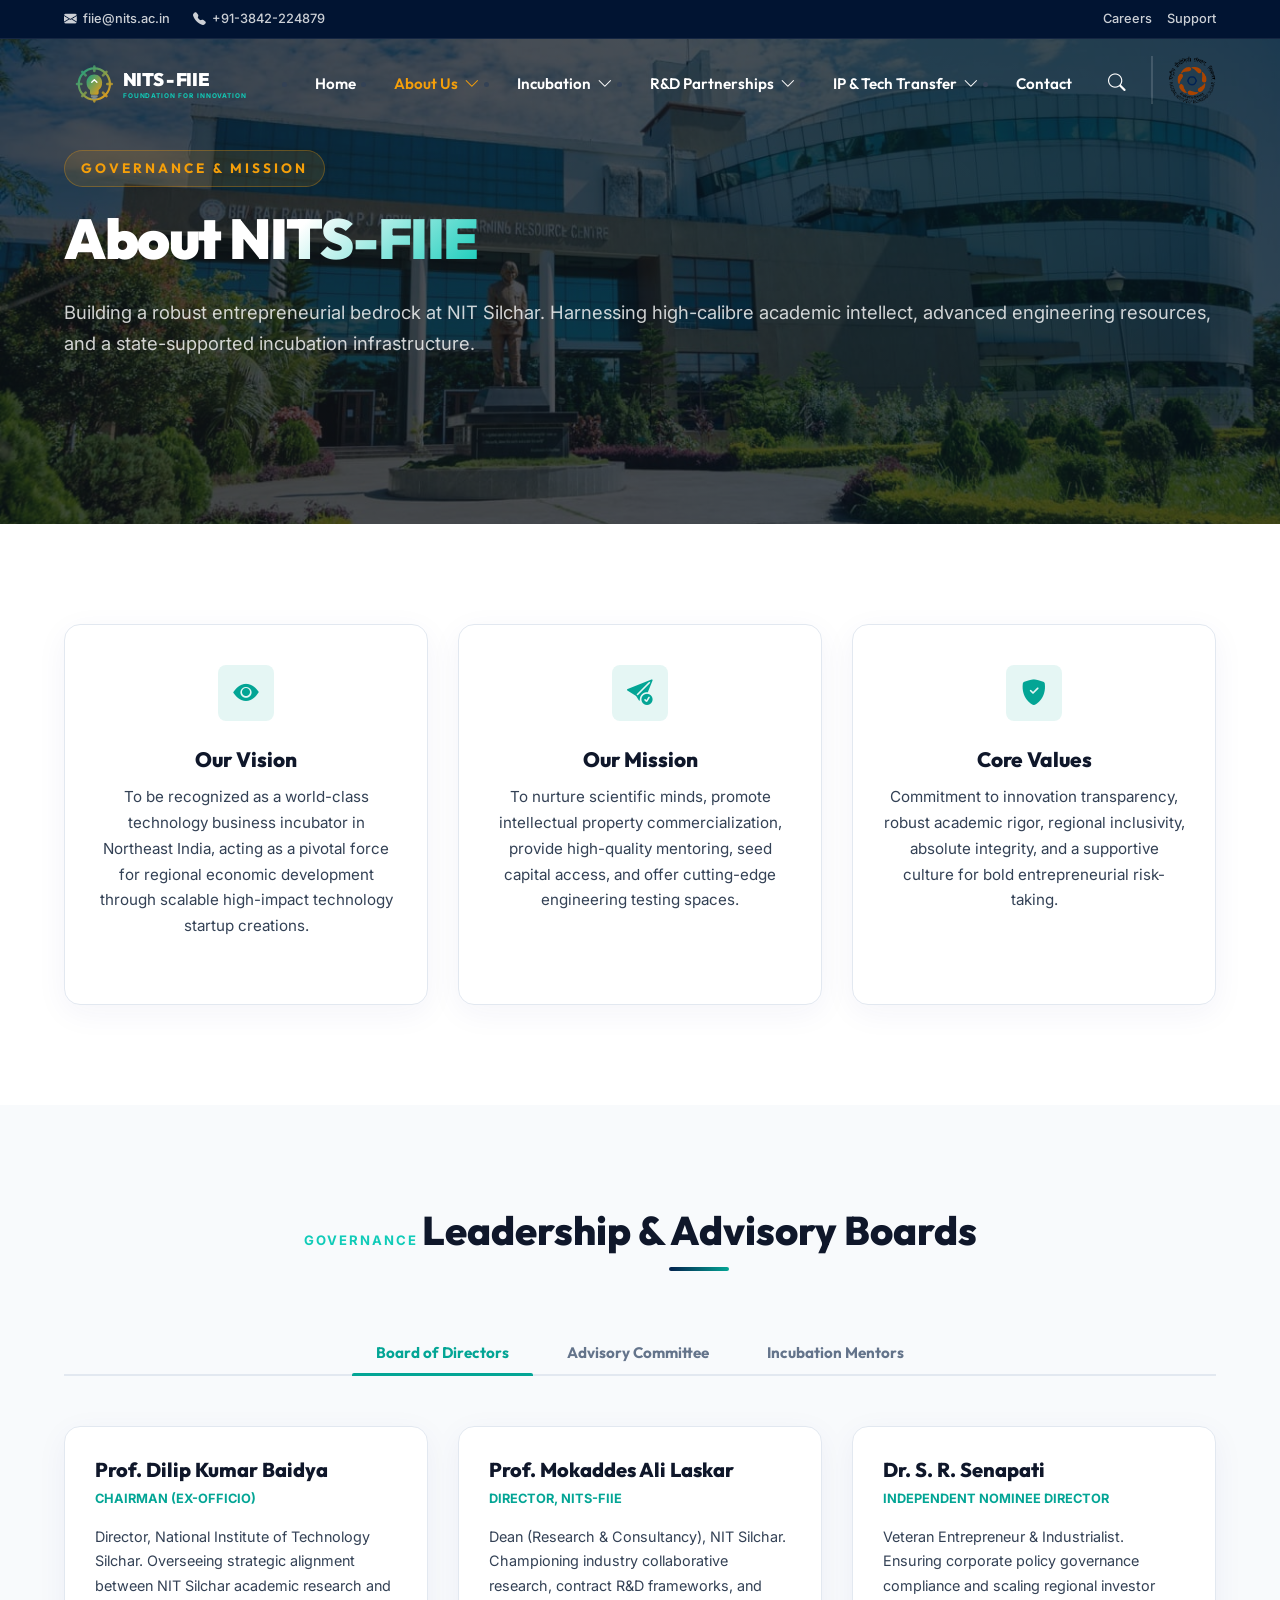
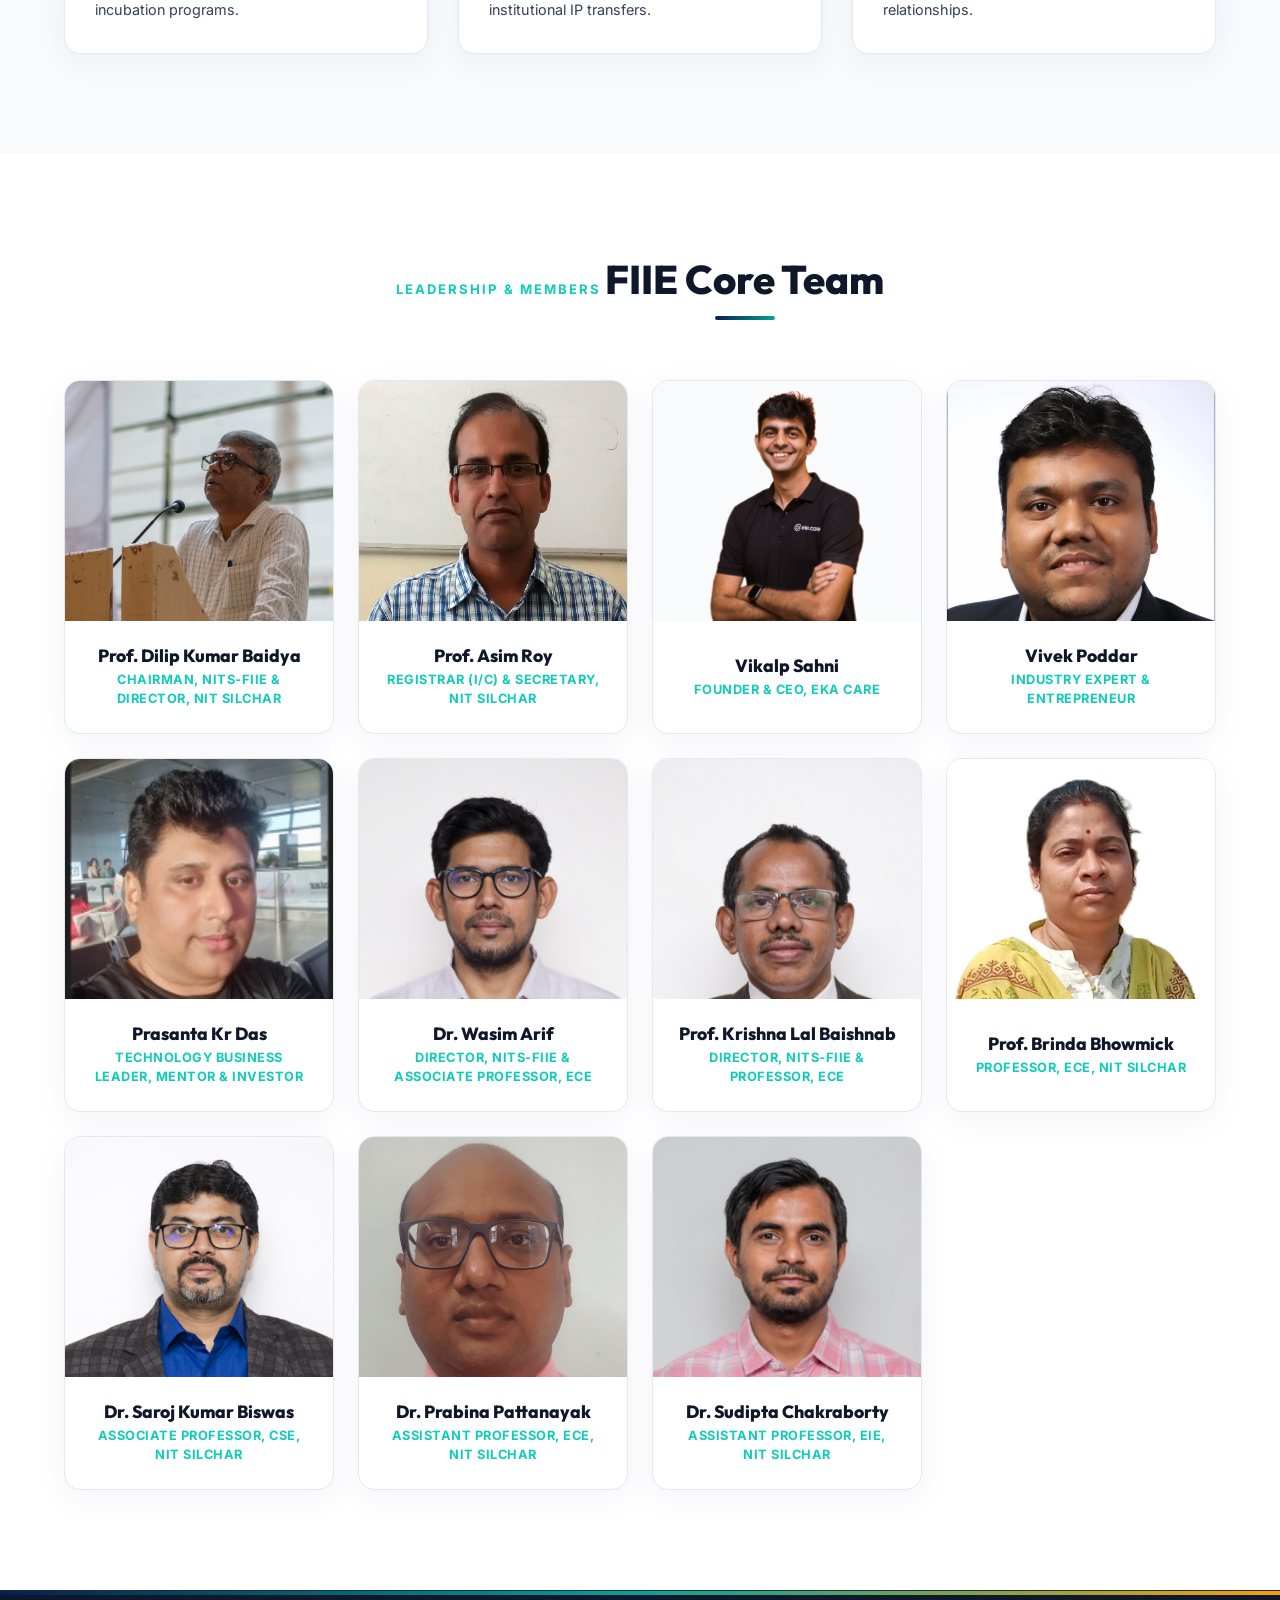
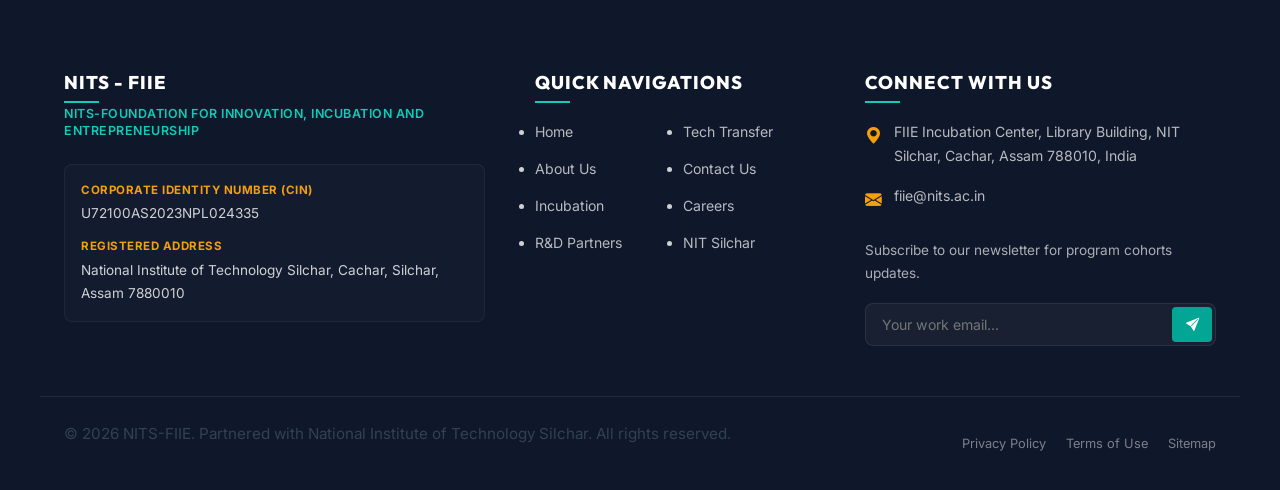
<file: about.html>
<!DOCTYPE html>
<html lang="en">
<head>
  <meta charset="UTF-8">
  <meta name="viewport" content="width=device-width, initial-scale=1.0">
  <title>About Us | NITS Foundation for Innovation, Incubation and Entrepreneurship</title>
  <meta name="description" content="Learn about NITS-FIIE's mission, governance model, board of directors, and the executive team driving technological innovation at NIT Silchar.">
  
  <link rel="stylesheet" href="https://cdn.jsdelivr.net/npm/bootstrap-icons@1.11.1/font/bootstrap-icons.css">
  <link rel="stylesheet" href="style.css">
</head>
<body>
  

  <!-- ==========================================================================
       HEADER & NAVIGATION (SAME AS HOME)
       ========================================================================== -->
  <header>
    <div class="info-bar">
      <div class="container info-bar-content">
        <div class="info-bar-left">
          <span><i class="bi bi-envelope-fill"></i> fiie@nits.ac.in</span>
          <span><i class="bi bi-telephone-fill"></i> +91-3842-224879</span>
        </div>
        <div class="info-bar-right">
          <a href="contact.html">Careers</a>
          <a href="contact.html">Support</a>
          
        </div>
      </div>
    </div>

    <div class="container">
      <nav class="navbar" aria-label="Main Navigation">
        <a href="index.html" class="navbar-brand-left">
          <div class="logo-container">
            <svg class="company-logo" xmlns="http://www.w3.org/2000/svg" viewBox="0 0 260 60" width="260" height="60" aria-label="NITS-FIIE Logo">
              <defs>
                <linearGradient id="bulbGrad" x1="0%" y1="0%" x2="100%" y2="100%">
                  <stop offset="0%" stop-color="#16a085" />
                  <stop offset="100%" stop-color="#f39c12" />
                </linearGradient>
              </defs>
              <g transform="translate(10, 5)">
                <path d="M25 5 L25 10 M39 11 L35 15 M45 25 L40 25 M39 39 L35 35 M25 45 L25 40 M11 39 L15 35 M5 25 L10 25 M11 11 L15 15" stroke="url(#bulbGrad)" stroke-width="3" stroke-linecap="round" fill="none" opacity="0.85"/>
                <circle cx="25" cy="25" r="18" stroke="url(#bulbGrad)" stroke-width="2.5" fill="none"/>
                <path d="M20 32 C17 30, 16 27, 16 23 C16 18, 20 14, 25 14 C30 14, 34 18, 34 23 C34 27, 33 30, 30 32 L30 35 C30 36.5, 29 37.5, 27.5 37.5 L22.5 37.5 C21 37.5, 20 36.5, 20 35 Z" fill="url(#bulbGrad)"/>
                <path d="M22 23 L25 20 L28 23" stroke="#ffffff" stroke-width="1.5" stroke-linecap="round" stroke-linejoin="round" fill="none"/>
                <rect x="21" y="38" width="8" height="2.5" rx="1" fill="#7f8c8d"/>
                <line x1="23" y1="41.5" x2="27" y2="41.5" stroke="#7f8c8d" stroke-width="2" stroke-linecap="round"/>
              </g>
              <g transform="translate(68, 12)">
                <text class="logo-name" x="0" y="20" font-family="'Outfit', sans-serif" font-size="21" font-weight="900" letter-spacing="-0.5">NITS - FIIE</text>
                <text class="logo-sub" x="0" y="34" font-family="'Inter', sans-serif" font-size="7.5" font-weight="700" letter-spacing="1">FOUNDATION FOR INNOVATION</text>
              </g>
            </svg>
          </div>
        </a>

        <ul class="nav-menu" id="nav-menu">
          <li class="nav-item"><a href="index.html" class="nav-link">Home</a></li>
          <li class="nav-item">
            <a href="about.html" class="nav-link">About Us <i class="bi bi-chevron-down"></i></a>
            <div class="dropdown-menu">
              <a href="about.html" class="dropdown-link">Governance & Vision</a>
              <a href="about.html#team-section" class="dropdown-link">FIIE Core Team</a>
              <a href="about.html#board-section" class="dropdown-link">Advisory Committee</a>
            </div>
          </li>
          <li class="nav-item">
            <a href="incubation.html" class="nav-link">Incubation <i class="bi bi-chevron-down"></i></a>
            <div class="dropdown-menu">
              <a href="incubation.html" class="dropdown-link">Incubation Programs</a>
              <a href="incubation.html#roadmap-section" class="dropdown-link">Application Process</a>
              <a href="incubation.html#directory-section" class="dropdown-link">Incubated Startups</a>
            </div>
          </li>
          <li class="nav-item">
            <a href="rnd.html" class="nav-link">R&D Partnerships <i class="bi bi-chevron-down"></i></a>
            <div class="dropdown-menu">
              <a href="rnd.html" class="dropdown-link">Contract Research</a>
              <a href="rnd.html#corporate-section" class="dropdown-link">Corporate Membership</a>
              <a href="rnd.html#facilities-section" class="dropdown-link">Incubation Facilities</a>
            </div>
          </li>
          <li class="nav-item">
            <a href="ip.html" class="nav-link">IP & Tech Transfer <i class="bi bi-chevron-down"></i></a>
            <div class="dropdown-menu">
              <a href="ip.html" class="dropdown-link">Intellectual Property</a>
              <a href="ip.html#licensing-section" class="dropdown-link">Technologies for Licensing</a>
              <a href="ip.html#policy-section" class="dropdown-link">IPR Policy</a>
            </div>
          </li>
          <li class="nav-item"><a href="contact.html" class="nav-link">Contact</a></li>
        </ul>

        <div class="navbar-brand-right">
          <div class="nav-utils">
            <button class="search-btn" aria-label="Open Search Modal"><i class="bi bi-search"></i></button>
            <a href="https://www.nits.ac.in" target="_blank" rel="noopener noreferrer">
              <img src="image%20copy.png" class="institute-logo" alt="NIT Silchar Logo">
            </a>
          </div>
          <button class="hamburger" aria-label="Toggle Mobile Menu">
            <span></span>
            <span></span>
            <span></span>
          </button>
        </div>
      </nav>
    </div>
  </header>

  <!-- ==========================================================================
       INNER HERO SECTION
       ========================================================================== -->
  <section class="hero" style="min-height: 55vh; padding-top: calc(var(--header-height) + 60px);">
    <div class="hero-overlay"></div>
    <div class="container">
      <div class="hero-content">
        <span class="hero-tagline">Governance & Mission</span>
        <h1 class="hero-title" style="font-size: clamp(2rem, 5vw, 3.5rem);">About <span>NITS-FIIE</span></h1>
        <p class="hero-desc">
          Building a robust entrepreneurial bedrock at NIT Silchar. Harnessing high-calibre academic intellect, advanced engineering resources, and a state-supported incubation infrastructure.
        </p>
      </div>
    </div>
  </section>

  <!-- ==========================================================================
       VISION, MISSION & VALUES
       ========================================================================== -->
  <section class="section">
    <div class="container">
      <div class="grid-3" style="gap: 30px;">
        <!-- Vision -->
        <div class="pillar-card" style="text-align: center;">
          <div class="pillar-icon" style="margin: 0 auto 25px;"><i class="bi bi-eye-fill"></i></div>
          <h3 class="pillar-title">Our Vision</h3>
          <p class="pillar-desc" style="font-size: 0.95rem;">
            To be recognized as a world-class technology business incubator in Northeast India, acting as a pivotal force for regional economic development through scalable high-impact technology startup creations.
          </p>
        </div>

        <!-- Mission -->
        <div class="pillar-card" style="text-align: center;">
          <div class="pillar-icon" style="margin: 0 auto 25px;"><i class="bi bi-send-check-fill"></i></div>
          <h3 class="pillar-title">Our Mission</h3>
          <p class="pillar-desc" style="font-size: 0.95rem;">
            To nurture scientific minds, promote intellectual property commercialization, provide high-quality mentoring, seed capital access, and offer cutting-edge engineering testing spaces.
          </p>
        </div>

        <!-- Core Values -->
        <div class="pillar-card" style="text-align: center;">
          <div class="pillar-icon" style="margin: 0 auto 25px;"><i class="bi bi-shield-fill-check"></i></div>
          <h3 class="pillar-title">Core Values</h3>
          <p class="pillar-desc" style="font-size: 0.95rem;">
            Commitment to innovation transparency, robust academic rigor, regional inclusivity, absolute integrity, and a supportive culture for bold entrepreneurial risk-taking.
          </p>
        </div>
      </div>
    </div>
  </section>

  <!-- ==========================================================================
       GOVERNANCE STRUCTURE SECTION (INTERACTIVE TABS)
       ========================================================================== -->
  <section class="section section-bg-gray" id="board-section">
    <div class="container">
      <div class="section-title-wrapper">
        <span class="section-subtitle">Governance</span>
        <h2 class="section-title">Leadership & Advisory Boards</h2>
      </div>

      <!-- Tab Navigation -->
      <div class="gov-tabs-nav">
        <button class="gov-tab-btn active" data-tab="board-directors">Board of Directors</button>
        <button class="gov-tab-btn" data-tab="advisory-committee">Advisory Committee</button>
        <button class="gov-tab-btn" data-tab="partners-mentors">Incubation Mentors</button>
      </div>

      <!-- Tab Panel 1: Board of Directors -->
      <div class="gov-tab-panel active" id="board-directors">
        <div class="grid-3" style="gap: 30px;">
          <!-- Director 1 -->
          <div class="pillar-card" style="padding: 30px;">
            <h4 style="font-size: 1.25rem; font-weight: 800; margin-bottom: 6px;">Prof. Dilip Kumar Baidya</h4>
            <span style="font-size: 0.8rem; font-weight: 700; text-transform: uppercase; color: var(--secondary); display: block; margin-bottom: 15px;">Chairman (Ex-Officio)</span>
            <p style="font-size: 0.9rem; margin-bottom: 0;">Director, National Institute of Technology Silchar. Overseeing strategic alignment between NIT Silchar academic research and incubation programs.</p>
          </div>

          <!-- Director 2 -->
          <div class="pillar-card" style="padding: 30px;">
            <h4 style="font-size: 1.25rem; font-weight: 800; margin-bottom: 6px;">Prof. Mokaddes Ali Laskar</h4>
            <span style="font-size: 0.8rem; font-weight: 700; text-transform: uppercase; color: var(--secondary); display: block; margin-bottom: 15px;">Director, NITS-FIIE</span>
            <p style="font-size: 0.9rem; margin-bottom: 0;">Dean (Research & Consultancy), NIT Silchar. Championing industry collaborative research, contract R&D frameworks, and institutional IP transfers.</p>
          </div>

          <!-- Director 3 -->
          <div class="pillar-card" style="padding: 30px;">
            <h4 style="font-size: 1.25rem; font-weight: 800; margin-bottom: 6px;">Dr. S. R. Senapati</h4>
            <span style="font-size: 0.8rem; font-weight: 700; text-transform: uppercase; color: var(--secondary); display: block; margin-bottom: 15px;">Independent Nominee Director</span>
            <p style="font-size: 0.9rem; margin-bottom: 0;">Veteran Entrepreneur & Industrialist. Ensuring corporate policy governance compliance and scaling regional investor relationships.</p>
          </div>
        </div>
      </div>

      <!-- Tab Panel 2: Advisory Committee -->
      <div class="gov-tab-panel" id="advisory-committee">
        <div class="pillar-card" style="padding: 40px; border-radius: var(--border-radius-md);">
          <h3 style="font-size: 1.5rem; font-weight: 800; margin-bottom: 25px; color: var(--primary);">FIIE Standing Advisory Committee</h3>
          <p style="margin-bottom: 25px;">Our standing advisory committee comprises department heads of engineering, regional industrial leaders, legal heads, and venture capital associates who review seed grant applications and select startup cohorts.</p>
          
          <div class="grid-2" style="gap: 30px; align-items: start;">
            <ul class="footer-links" style="color: var(--dark); gap: 15px;">
              <li style="display: flex; gap: 10px; align-items: center;"><i class="bi bi-chevron-right" style="color: var(--secondary); font-weight: 800;"></i> <strong>Dr. R. K. Sen</strong> - HOD, Electronics & Communication Eng.</li>
              <li style="display: flex; gap: 10px; align-items: center;"><i class="bi bi-chevron-right" style="color: var(--secondary); font-weight: 800;"></i> <strong>Dr. P. Chakrabarty</strong> - HOD, Computer Science & Eng.</li>
              <li style="display: flex; gap: 10px; align-items: center;"><i class="bi bi-chevron-right" style="color: var(--secondary); font-weight: 800;"></i> <strong>Dr. M. Soni</strong> - Associate Dean, Center for Energy Studies</li>
            </ul>
            <ul class="footer-links" style="color: var(--dark); gap: 15px;">
              <li style="display: flex; gap: 10px; align-items: center;"><i class="bi bi-chevron-right" style="color: var(--secondary); font-weight: 800;"></i> <strong>Mr. A. K. Baruah</strong> - Executive Member, FINER Assam</li>
              <li style="display: flex; gap: 10px; align-items: center;"><i class="bi bi-chevron-right" style="color: var(--secondary); font-weight: 800;"></i> <strong>Mrs. J. Roy</strong> - Head of IP Advisory Chambers, Guwahati</li>
              <li style="display: flex; gap: 10px; align-items: center;"><i class="bi bi-chevron-right" style="color: var(--secondary); font-weight: 800;"></i> <strong>Mr. V. Krishnan</strong> - Partner, Northeast Venture Fund</li>
            </ul>
          </div>
        </div>
      </div>

      <!-- Tab Panel 3: Incubation Mentors -->
      <div class="gov-tab-panel" id="partners-mentors">
        <div class="grid-3" style="gap: 30px;">
          <!-- Mentor 1 -->
          <div class="pillar-card" style="padding: 24px;">
            <i class="bi bi-patch-check-fill" style="font-size: 2.25rem; color: var(--secondary); display: block; margin-bottom: 15px;"></i>
            <h4 style="font-size: 1.15rem; font-weight: 800; margin-bottom: 6px;">Business Strategy Mentoring</h4>
            <p style="font-size: 0.88rem; margin: 0;">Assisting founders in defining target audiences, refining product pricing strategies, and mapping out investor presentation decks.</p>
          </div>
          <!-- Mentor 2 -->
          <div class="pillar-card" style="padding: 24px;">
            <i class="bi bi-file-earmark-lock2-fill" style="font-size: 2.25rem; color: var(--accent); display: block; margin-bottom: 15px;"></i>
            <h4 style="font-size: 1.15rem; font-weight: 800; margin-bottom: 6px;">IPR & Patent Strategy</h4>
            <p style="font-size: 0.88rem; margin: 0;">Helping startups file patents, defend designs, execute licensing agreements, and secure software copyrights legally.</p>
          </div>
          <!-- Mentor 3 -->
          <div class="pillar-card" style="padding: 24px;">
            <i class="bi bi-rocket-fill" style="font-size: 2.25rem; color: var(--primary); display: block; margin-bottom: 15px;"></i>
            <h4 style="font-size: 1.15rem; font-weight: 800; margin-bottom: 6px;">Technology Scaling Support</h4>
            <p style="font-size: 0.88rem; margin: 0;">Providing access to NIT Silchar supercomputing grids, VLSI design clusters, and embedded electronics testing labs.</p>
          </div>
        </div>
      </div>
    </div>
  </section>

  <!-- ==========================================================================
       FIIE CORE TEAM SECTION
       ========================================================================== -->
  <section class="section" id="team-section">
    <div class="container">
      <div class="section-title-wrapper">
        <span class="section-subtitle">Leadership &amp; Members</span>
        <h2 class="section-title">FIIE Core Team</h2>
      </div>

      <div class="team-grid">
        <!-- 1. Director -->
        <div class="team-card">
          <div class="team-avatar-box">
            <img src="assets/team/dilip-kumar-baidya.jpg" alt="Prof. Dilip Kumar Baidya" loading="lazy" decoding="async">
          </div>
          <div class="team-info">
            <h3 class="team-name">Prof. Dilip Kumar Baidya</h3>
            <span class="team-role">Chairman, NITS-FIIE &amp; Director, NIT Silchar</span>
          </div>
        </div>

        <!-- 2. Registrar -->
        <div class="team-card">
          <div class="team-avatar-box">
            <img src="assets/team/asim-roy.jpg" alt="Prof. Asim Roy" loading="lazy" decoding="async">
          </div>
          <div class="team-info">
            <h3 class="team-name">Prof. Asim Roy</h3>
            <span class="team-role">Registrar (I/C) &amp; Secretary, NIT Silchar</span>
          </div>
        </div>

        <!-- 3. Vikalp Sahni -->
        <div class="team-card">
          <div class="team-avatar-box">
            <img src="assets/team/vikalp-sahni.png" alt="Vikalp Sahni" loading="lazy" decoding="async">
          </div>
          <div class="team-info">
            <h3 class="team-name">Vikalp Sahni</h3>
            <span class="team-role">Founder &amp; CEO, Eka Care</span>
          </div>
        </div>

        <!-- 4. Vivek Poddar -->
        <div class="team-card">
          <div class="team-avatar-box">
            <img src="assets/team/vivek-poddar.webp" alt="Vivek Poddar" loading="lazy" decoding="async">
          </div>
          <div class="team-info">
            <h3 class="team-name">Vivek Poddar</h3>
            <span class="team-role">Industry Expert &amp; Entrepreneur</span>
          </div>
        </div>

        <!-- 5. Prasanta Kr Das -->
        <div class="team-card">
          <div class="team-avatar-box">
            <img src="assets/team/prasanta-kr-das.jpg" alt="Prasanta Kr Das" loading="lazy" decoding="async">
          </div>
          <div class="team-info">
            <h3 class="team-name">Prasanta Kr Das</h3>
            <span class="team-role">Technology Business Leader, Mentor &amp; Investor</span>
          </div>
        </div>

        <!-- 6. Dr. Wasim Arif -->
        <div class="team-card">
          <div class="team-avatar-box">
            <img src="assets/team/wasim-arif.jpg" alt="Dr. Wasim Arif" loading="lazy" decoding="async">
          </div>
          <div class="team-info">
            <h3 class="team-name">Dr. Wasim Arif</h3>
            <span class="team-role">Director, NITS-FIIE &amp; Associate Professor, ECE</span>
          </div>
        </div>

        <!-- 7. Prof. Krishna Lal Baishnab -->
        <div class="team-card">
          <div class="team-avatar-box">
            <img src="assets/team/krishna-lal-baishnab.jpg" alt="Prof. Krishna Lal Baishnab" loading="lazy" decoding="async">
          </div>
          <div class="team-info">
            <h3 class="team-name">Prof. Krishna Lal Baishnab</h3>
            <span class="team-role">Director, NITS-FIIE &amp; Professor, ECE</span>
          </div>
        </div>

        <!-- 8. Prof. Brinda Bhowmick -->
        <div class="team-card">
          <div class="team-avatar-box">
            <img src="assets/team/brinda-bhowmick.jpg" alt="Prof. Brinda Bhowmick" loading="lazy" decoding="async">
          </div>
          <div class="team-info">
            <h3 class="team-name">Prof. Brinda Bhowmick</h3>
            <span class="team-role">Professor, ECE, NIT Silchar</span>
          </div>
        </div>

        <!-- 9. Dr. Saroj Kumar Biswas -->
        <div class="team-card">
          <div class="team-avatar-box">
            <img src="assets/team/saroj-kumar-biswas.jpg" alt="Dr. Saroj Kumar Biswas" loading="lazy" decoding="async">
          </div>
          <div class="team-info">
            <h3 class="team-name">Dr. Saroj Kumar Biswas</h3>
            <span class="team-role">Associate Professor, CSE, NIT Silchar</span>
          </div>
        </div>

        <!-- 10. Dr. Prabina Pattanayak -->
        <div class="team-card">
          <div class="team-avatar-box">
            <img src="assets/team/prabina-pattanayak.png" alt="Dr. Prabina Pattanayak" loading="lazy" decoding="async">
          </div>
          <div class="team-info">
            <h3 class="team-name">Dr. Prabina Pattanayak</h3>
            <span class="team-role">Assistant Professor, ECE, NIT Silchar</span>
          </div>
        </div>

        <!-- 11. Dr. Sudipta Chakraborty -->
        <div class="team-card">
          <div class="team-avatar-box">
            <img src="assets/team/sudipta-chakraborty.jpg" alt="Dr. Sudipta Chakraborty" loading="lazy" decoding="async">
          </div>
          <div class="team-info">
            <h3 class="team-name">Dr. Sudipta Chakraborty</h3>
            <span class="team-role">Assistant Professor, EIE, NIT Silchar</span>
          </div>
        </div>
      </div>
    </div>
  </section>

  <!-- ==========================================================================
       GLOBAL SEARCH MODAL SYSTEM
       ========================================================================== -->
  <div class="search-modal" role="dialog" aria-modal="true" aria-label="Global Search">
    <button class="search-modal-close" aria-label="Close search"><i class="bi bi-x"></i></button>
    <div class="search-modal-content">
      <form action="#" method="get">
        <div class="search-input-wrapper">
          <input type="search" class="search-field" placeholder="Search startups, patents, programs..." aria-label="Search field">
          <button type="submit" class="search-submit-icon"><i class="bi bi-search"></i></button>
        </div>
      </form>
      <p>Press ESC to close or click outside. Discover incubation criteria, corporate R&amp;D parameters, or latest filed IPs.</p>
    </div>
  </div>

  <!-- ==========================================================================
       FOOTER
       ========================================================================== -->
  <footer>
    <div class="container footer-top">
      <div class="footer-row">
        <!-- Left: Legal & Name details as specified by user -->
        <div class="footer-brand-column">
          <h5 class="footer-heading">NITS - FIIE</h5>
          <p class="footer-brand-subtitle">NITS-Foundation for Innovation, Incubation and Entrepreneurship</p>
          
          <div class="footer-legal-box">
            <div class="footer-legal-row">
              <span class="label">Corporate Identity Number (CIN)</span>
              <span>U72100AS2023NPL024335</span>
            </div>
            <div class="footer-legal-row" style="margin-top: 12px;">
              <span class="label">Registered Address</span>
              <span>National Institute of Technology Silchar, Cachar, Silchar, Assam 7880010</span>
            </div>
          </div>
        </div>

        <!-- Middle: Navigation Links -->
        <div class="footer-column">
          <h5 class="footer-heading">Quick Navigations</h5>
          <div class="grid-2" style="gap: 15px; grid-template-columns: repeat(2, 1fr);">
            <ul class="footer-links">
              <li><a href="index.html">Home</a></li>
              <li><a href="about.html">About Us</a></li>
              <li><a href="incubation.html">Incubation</a></li>
              <li><a href="rnd.html">R&D Partners</a></li>
            </ul>
            <ul class="footer-links">
              <li><a href="ip.html">Tech Transfer</a></li>
              <li><a href="contact.html">Contact Us</a></li>
              <li><a href="contact.html">Careers</a></li>
              <li><a href="https://www.nits.ac.in" target="_blank" rel="noopener noreferrer">NIT Silchar</a></li>
            </ul>
          </div>
        </div>

        <!-- Right: Address coordinates & newsletter -->
        <div class="footer-column">
          <h5 class="footer-heading">Connect With Us</h5>
          <div class="footer-contact-row">
            <i class="bi bi-geo-alt-fill"></i>
            <p>FIIE Incubation Center, Library Building, NIT Silchar, Cachar, Assam 788010, India</p>
          </div>
          <div class="footer-contact-row">
            <i class="bi bi-envelope-fill"></i>
            <p>fiie@nits.ac.in</p>
          </div>
          
          <div style="margin-top: 25px;">
            <p class="footer-newsletter-p">Subscribe to our newsletter for program cohorts updates.</p>
            <form action="#" class="newsletter-form">
              <input type="email" class="newsletter-input" placeholder="Your work email..." required aria-label="Newsletter email input">
              <button type="submit" class="newsletter-btn" aria-label="Subscribe"><i class="bi bi-send-fill"></i></button>
            </form>
          </div>
        </div>
      </div>
    </div>

    <div class="footer-bottom">
      <div class="container footer-bottom-content">
        <p>&copy; 2026 NITS-FIIE. Partnered with National Institute of Technology Silchar. All rights reserved.</p>
        <div class="footer-bottom-links">
          <a href="#">Privacy Policy</a>
          <a href="#">Terms of Use</a>
          <a href="#">Sitemap</a>
        </div>
      </div>
    </div>
  </footer>

  <script src="main.js"></script>
</body>
</html>
</file>
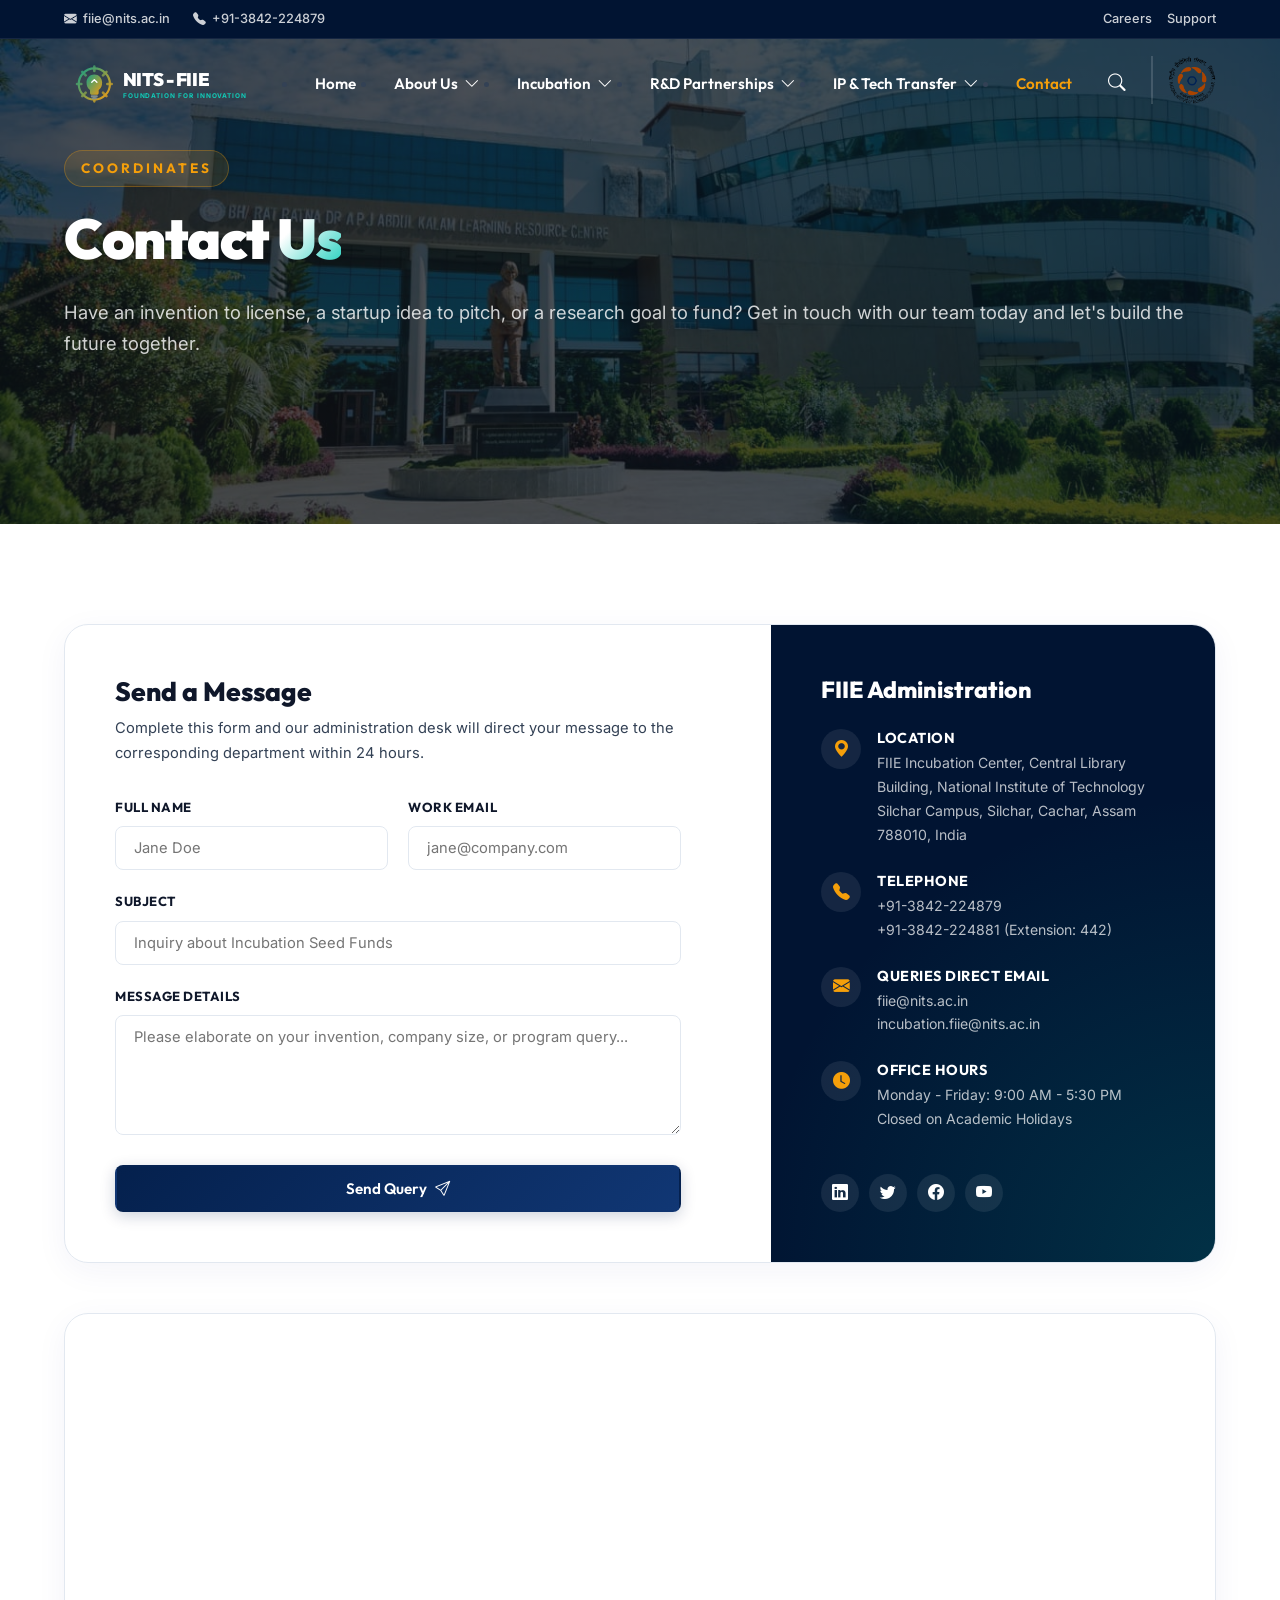
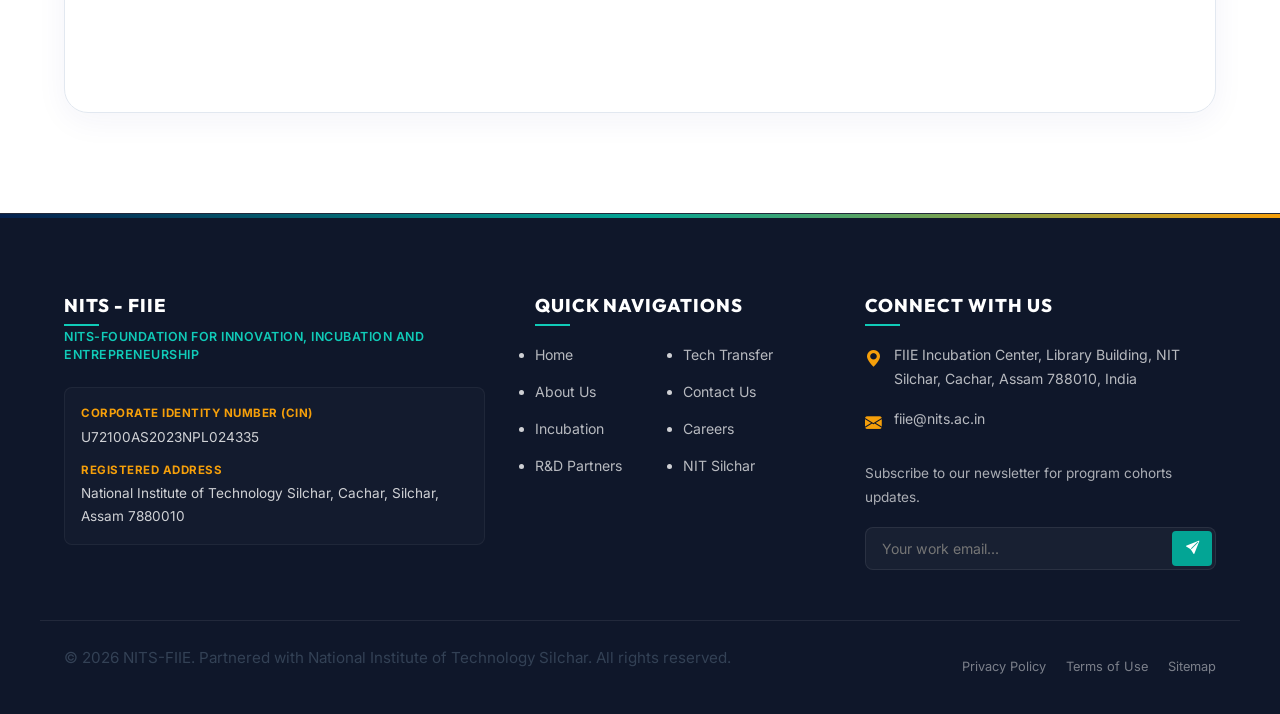
<file: contact.html>
<!DOCTYPE html>
<html lang="en">
<head>
  <meta charset="UTF-8">
  <meta name="viewport" content="width=device-width, initial-scale=1.0">
  <title>Contact Us | NITS Foundation for Innovation, Incubation and Entrepreneurship</title>
  <meta name="description" content="Reach out to NITS-FIIE at NIT Silchar. Submit feedback, inquire about startup incubation, or establish contract research partnerships.">
  
  <link rel="stylesheet" href="https://cdn.jsdelivr.net/npm/bootstrap-icons@1.11.1/font/bootstrap-icons.css">
  <link rel="stylesheet" href="style.css">
</head>
<body>
  

  <!-- ==========================================================================
       HEADER & NAVIGATION (SAME AS HOME)
       ========================================================================== -->
  <header>
    <div class="info-bar">
      <div class="container info-bar-content">
        <div class="info-bar-left">
          <span><i class="bi bi-envelope-fill"></i> fiie@nits.ac.in</span>
          <span><i class="bi bi-telephone-fill"></i> +91-3842-224879</span>
        </div>
        <div class="info-bar-right">
          <a href="contact.html">Careers</a>
          <a href="contact.html">Support</a>
          
        </div>
      </div>
    </div>

    <div class="container">
      <nav class="navbar" aria-label="Main Navigation">
        <a href="index.html" class="navbar-brand-left">
          <div class="logo-container">
            <svg class="company-logo" xmlns="http://www.w3.org/2000/svg" viewBox="0 0 260 60" width="260" height="60" aria-label="NITS-FIIE Logo">
              <defs>
                <linearGradient id="bulbGrad" x1="0%" y1="0%" x2="100%" y2="100%">
                  <stop offset="0%" stop-color="#16a085" />
                  <stop offset="100%" stop-color="#f39c12" />
                </linearGradient>
              </defs>
              <g transform="translate(10, 5)">
                <path d="M25 5 L25 10 M39 11 L35 15 M45 25 L40 25 M39 39 L35 35 M25 45 L25 40 M11 39 L15 35 M5 25 L10 25 M11 11 L15 15" stroke="url(#bulbGrad)" stroke-width="3" stroke-linecap="round" fill="none" opacity="0.85"/>
                <circle cx="25" cy="25" r="18" stroke="url(#bulbGrad)" stroke-width="2.5" fill="none"/>
                <path d="M20 32 C17 30, 16 27, 16 23 C16 18, 20 14, 25 14 C30 14, 34 18, 34 23 C34 27, 33 30, 30 32 L30 35 C30 36.5, 29 37.5, 27.5 37.5 L22.5 37.5 C21 37.5, 20 36.5, 20 35 Z" fill="url(#bulbGrad)"/>
                <path d="M22 23 L25 20 L28 23" stroke="#ffffff" stroke-width="1.5" stroke-linecap="round" stroke-linejoin="round" fill="none"/>
                <rect x="21" y="38" width="8" height="2.5" rx="1" fill="#7f8c8d"/>
                <line x1="23" y1="41.5" x2="27" y2="41.5" stroke="#7f8c8d" stroke-width="2" stroke-linecap="round"/>
              </g>
              <g transform="translate(68, 12)">
                <text class="logo-name" x="0" y="20" font-family="'Outfit', sans-serif" font-size="21" font-weight="900" letter-spacing="-0.5">NITS - FIIE</text>
                <text class="logo-sub" x="0" y="34" font-family="'Inter', sans-serif" font-size="7.5" font-weight="700" letter-spacing="1">FOUNDATION FOR INNOVATION</text>
              </g>
            </svg>
          </div>
        </a>

        <ul class="nav-menu" id="nav-menu">
          <li class="nav-item"><a href="index.html" class="nav-link">Home</a></li>
          <li class="nav-item">
            <a href="about.html" class="nav-link">About Us <i class="bi bi-chevron-down"></i></a>
            <div class="dropdown-menu">
              <a href="about.html" class="dropdown-link">Governance & Vision</a>
              <a href="about.html#team-section" class="dropdown-link">FIIE Core Team</a>
              <a href="about.html#board-section" class="dropdown-link">Advisory Committee</a>
            </div>
          </li>
          <li class="nav-item">
            <a href="incubation.html" class="nav-link">Incubation <i class="bi bi-chevron-down"></i></a>
            <div class="dropdown-menu">
              <a href="incubation.html" class="dropdown-link">Incubation Programs</a>
              <a href="incubation.html#roadmap-section" class="dropdown-link">Application Process</a>
              <a href="incubation.html#directory-section" class="dropdown-link">Incubated Startups</a>
            </div>
          </li>
          <li class="nav-item">
            <a href="rnd.html" class="nav-link">R&D Partnerships <i class="bi bi-chevron-down"></i></a>
            <div class="dropdown-menu">
              <a href="rnd.html" class="dropdown-link">Contract Research</a>
              <a href="rnd.html#corporate-section" class="dropdown-link">Corporate Membership</a>
              <a href="rnd.html#facilities-section" class="dropdown-link">Incubation Facilities</a>
            </div>
          </li>
          <li class="nav-item">
            <a href="ip.html" class="nav-link">IP & Tech Transfer <i class="bi bi-chevron-down"></i></a>
            <div class="dropdown-menu">
              <a href="ip.html" class="dropdown-link">Intellectual Property</a>
              <a href="ip.html#licensing-section" class="dropdown-link">Technologies for Licensing</a>
              <a href="ip.html#policy-section" class="dropdown-link">IPR Policy</a>
            </div>
          </li>
          <li class="nav-item"><a href="contact.html" class="nav-link">Contact</a></li>
        </ul>

        <div class="navbar-brand-right">
          <div class="nav-utils">
            <button class="search-btn" aria-label="Open Search Modal"><i class="bi bi-search"></i></button>
            <a href="https://www.nits.ac.in" target="_blank" rel="noopener noreferrer">
              <img src="image%20copy.png" class="institute-logo" alt="NIT Silchar Logo">
            </a>
          </div>
          <button class="hamburger" aria-label="Toggle Mobile Menu">
            <span></span>
            <span></span>
            <span></span>
          </button>
        </div>
      </nav>
    </div>
  </header>

  <!-- ==========================================================================
       INNER HERO SECTION
       ========================================================================== -->
  <section class="hero" style="min-height: 55vh; padding-top: calc(var(--header-height) + 60px);">
    <div class="hero-overlay"></div>
    <div class="container">
      <div class="hero-content">
        <span class="hero-tagline">Coordinates</span>
        <h1 class="hero-title" style="font-size: clamp(2rem, 5vw, 3.5rem);">Contact <span>Us</span></h1>
        <p class="hero-desc">
          Have an invention to license, a startup idea to pitch, or a research goal to fund? Get in touch with our team today and let's build the future together.
        </p>
      </div>
    </div>
  </section>

  <!-- ==========================================================================
       CONTACT DUAL COLUMN GRID
       ========================================================================== -->
  <section class="section">
    <div class="container">
      <div class="contact-wrapper">
        <!-- Left: Form Section -->
        <div class="contact-form-section">
          <h2 class="contact-form-title">Send a Message</h2>
          <p class="contact-form-desc">Complete this form and our administration desk will direct your message to the corresponding department within 24 hours.</p>
          
          <form action="#" method="post">
            <div class="form-group-grid">
              <div class="form-group">
                <label for="name" class="form-label">Full Name</label>
                <input type="text" id="name" class="form-control" placeholder="Jane Doe" required>
              </div>
              <div class="form-group">
                <label for="email" class="form-label">Work Email</label>
                <input type="email" id="email" class="form-control" placeholder="jane@company.com" required>
              </div>
            </div>

            <div class="form-group">
              <label for="subject" class="form-label">Subject</label>
              <input type="text" id="subject" class="form-control" placeholder="Inquiry about Incubation Seed Funds" required>
            </div>

            <div class="form-group" style="margin-bottom: 30px;">
              <label for="message" class="form-label">Message Details</label>
              <textarea id="message" class="form-control" placeholder="Please elaborate on your invention, company size, or program query..." required></textarea>
            </div>

            <button type="submit" class="btn btn-primary" style="width: 100%;">
              Send Query <i class="bi bi-send"></i>
            </button>
          </form>
        </div>

        <!-- Right: Information Section -->
        <div class="contact-info-section">
          <div class="contact-info-content">
            <h2 class="contact-info-title">FIIE Administration</h2>
            
            <div class="contact-info-list">
              <!-- Item 1 -->
              <div class="contact-info-item">
                <div class="contact-info-icon"><i class="bi bi-geo-alt-fill"></i></div>
                <div class="contact-info-text">
                  <h5>Location</h5>
                  <p>FIIE Incubation Center, Central Library Building, National Institute of Technology Silchar Campus, Silchar, Cachar, Assam 788010, India</p>
                </div>
              </div>

              <!-- Item 2 -->
              <div class="contact-info-item">
                <div class="contact-info-icon"><i class="bi bi-telephone-fill"></i></div>
                <div class="contact-info-text">
                  <h5>Telephone</h5>
                  <p>+91-3842-224879 <br> +91-3842-224881 (Extension: 442)</p>
                </div>
              </div>

              <!-- Item 3 -->
              <div class="contact-info-item">
                <div class="contact-info-icon"><i class="bi bi-envelope-fill"></i></div>
                <div class="contact-info-text">
                  <h5>Queries Direct Email</h5>
                  <p>fiie@nits.ac.in <br> incubation.fiie@nits.ac.in</p>
                </div>
              </div>

              <!-- Item 4 -->
              <div class="contact-info-item">
                <div class="contact-info-icon"><i class="bi bi-clock-fill"></i></div>
                <div class="contact-info-text">
                  <h5>Office Hours</h5>
                  <p>Monday - Friday: 9:00 AM - 5:30 PM <br> Closed on Academic Holidays</p>
                </div>
              </div>
            </div>
          </div>

          <!-- Social Shortcuts -->
          <div class="contact-socials">
            <a href="#" class="social-circle" aria-label="FIIE Linkedin"><i class="bi bi-linkedin"></i></a>
            <a href="#" class="social-circle" aria-label="FIIE Twitter"><i class="bi bi-twitter"></i></a>
            <a href="#" class="social-circle" aria-label="FIIE Facebook"><i class="bi bi-facebook"></i></a>
            <a href="#" class="social-circle" aria-label="FIIE YouTube"><i class="bi bi-youtube"></i></a>
          </div>
        </div>
      </div>

      <!-- Real Google Maps Embed of NIT Silchar -->
      <div class="map-container">
        <iframe 
          title="NIT Silchar Campus Map"
          src="https://www.google.com/maps/embed?pb=!1m18!1m12!1m3!1d3623.1556591603285!2d92.78498517559427!3d24.755851577997717!2m3!1f0!2f0!3f0!3m2!1i1024!2i768!4f13.1!3m3!1m2!1s0x374e49dcb63bae9b%3A0x81efa836714a289b!2sNational%20Institute%20of%20Technology%2C%20Silchar!5e0!3m2!1sen!2sin!4v1779347860293!5m2!1sen!2sin" 
          allowfullscreen="" 
          loading="lazy" 
          referrerpolicy="no-referrer-when-downgrade">
        </iframe>
      </div>
    </div>
  </section>

  <!-- ==========================================================================
       GLOBAL SEARCH MODAL SYSTEM
       ========================================================================== -->
  <div class="search-modal" role="dialog" aria-modal="true" aria-label="Global Search">
    <button class="search-modal-close" aria-label="Close search"><i class="bi bi-x"></i></button>
    <div class="search-modal-content">
      <form action="#" method="get">
        <div class="search-input-wrapper">
          <input type="search" class="search-field" placeholder="Search startups, patents, programs..." aria-label="Search field">
          <button type="submit" class="search-submit-icon"><i class="bi bi-search"></i></button>
        </div>
      </form>
      <p>Press ESC to close or click outside. Discover incubation criteria, corporate R&amp;D parameters, or latest filed IPs.</p>
    </div>
  </div>

  <!-- ==========================================================================
       FOOTER
       ========================================================================== -->
  <footer>
    <div class="container footer-top">
      <div class="footer-row">
        <!-- Left: Legal & Name details as specified by user -->
        <div class="footer-brand-column">
          <h5 class="footer-heading">NITS - FIIE</h5>
          <p class="footer-brand-subtitle">NITS-Foundation for Innovation, Incubation and Entrepreneurship</p>
          
          <div class="footer-legal-box">
            <div class="footer-legal-row">
              <span class="label">Corporate Identity Number (CIN)</span>
              <span>U72100AS2023NPL024335</span>
            </div>
            <div class="footer-legal-row" style="margin-top: 12px;">
              <span class="label">Registered Address</span>
              <span>National Institute of Technology Silchar, Cachar, Silchar, Assam 7880010</span>
            </div>
          </div>
        </div>

        <!-- Middle: Navigation Links -->
        <div class="footer-column">
          <h5 class="footer-heading">Quick Navigations</h5>
          <div class="grid-2" style="gap: 15px; grid-template-columns: repeat(2, 1fr);">
            <ul class="footer-links">
              <li><a href="index.html">Home</a></li>
              <li><a href="about.html">About Us</a></li>
              <li><a href="incubation.html">Incubation</a></li>
              <li><a href="rnd.html">R&D Partners</a></li>
            </ul>
            <ul class="footer-links">
              <li><a href="ip.html">Tech Transfer</a></li>
              <li><a href="contact.html">Contact Us</a></li>
              <li><a href="contact.html">Careers</a></li>
              <li><a href="https://www.nits.ac.in" target="_blank" rel="noopener noreferrer">NIT Silchar</a></li>
            </ul>
          </div>
        </div>

        <!-- Right: Address coordinates & newsletter -->
        <div class="footer-column">
          <h5 class="footer-heading">Connect With Us</h5>
          <div class="footer-contact-row">
            <i class="bi bi-geo-alt-fill"></i>
            <p>FIIE Incubation Center, Library Building, NIT Silchar, Cachar, Assam 788010, India</p>
          </div>
          <div class="footer-contact-row">
            <i class="bi bi-envelope-fill"></i>
            <p>fiie@nits.ac.in</p>
          </div>
          
          <div style="margin-top: 25px;">
            <p class="footer-newsletter-p">Subscribe to our newsletter for program cohorts updates.</p>
            <form action="#" class="newsletter-form">
              <input type="email" class="newsletter-input" placeholder="Your work email..." required aria-label="Newsletter email input">
              <button type="submit" class="newsletter-btn" aria-label="Subscribe"><i class="bi bi-send-fill"></i></button>
            </form>
          </div>
        </div>
      </div>
    </div>

    <div class="footer-bottom">
      <div class="container footer-bottom-content">
        <p>&copy; 2026 NITS-FIIE. Partnered with National Institute of Technology Silchar. All rights reserved.</p>
        <div class="footer-bottom-links">
          <a href="#">Privacy Policy</a>
          <a href="#">Terms of Use</a>
          <a href="#">Sitemap</a>
        </div>
      </div>
    </div>
  </footer>

  <script src="main.js"></script>
</body>
</html>
</file>
<file: style.css>
/* ==========================================================================
   NITS-FIIE ULTIMATE PREMIUM CSS DESIGN SYSTEM
   ========================================================================== */

/* Google Fonts Import */
@import url('https://fonts.googleapis.com/css2?family=Inter:wght@300;400;500;600;700&family=Outfit:wght@300;400;500;600;700;800;900&display=swap');

/* Semantic Variable Tokens */
:root {
  /* Brand Palettes */
  --brand-primary-hsl: 217, 89%, 16%;
  --brand-secondary-hsl: 174, 96%, 33%;
  --brand-accent-hsl: 38, 92%, 50%;
  
  --brand-primary: hsl(var(--brand-primary-hsl));
  --brand-primary-light: hsl(217, 75%, 26%);
  --brand-primary-dark: hsl(217, 95%, 10%);
  
  --brand-secondary: hsl(var(--brand-secondary-hsl));
  --brand-secondary-light: hsl(174, 85%, 43%);
  --brand-secondary-dark: hsl(174, 100%, 20%);
  
  --brand-accent: hsl(var(--brand-accent-hsl));
  --brand-accent-light: hsl(38, 95%, 60%);
  --brand-accent-dark: hsl(38, 90%, 40%);
  
  /* Semantic Tokens - Light Mode (Default) - Professional White Theme */
  --bg-main: #ffffff; /* Cleanest Crisp White Background */
  --bg-card: #ffffff;
  --bg-section-alt: #f8fafc; /* Professional Cool Slate White */
  --bg-footer: #0f172a; /* Deep Navy Slate */
  
  --text-main: #334155; /* Extremely legible slate gray */
  --text-muted: #64748b;
  --text-title: #0f172a; /* Deep elegant navy for titles */
  --text-inverse: #ffffff;
  
  --border-color: #e2e8f0; /* Ultra-thin sleek gray border */
  
  --glass-bg: rgba(255, 255, 255, 0.78);
  --glass-border: rgba(255, 255, 255, 0.4);
  --glass-shadow: 0 8px 32px 0 rgba(31, 38, 135, 0.05);
  
  /* Layout Sizing & Typography */
  --container-max-width: 1200px;
  --header-height: 90px;
  --transition-smooth: all 0.4s cubic-bezier(0.16, 1, 0.3, 1);
  --transition-fast: all 0.2s ease;
  --border-radius-sm: 8px;
  --border-radius-md: 16px;
  --border-radius-lg: 24px;
  
  --font-primary: 'Inter', sans-serif;
  --font-heading: 'Outfit', sans-serif;

  /* Legacy/Inline compatibility variables */
  --primary: var(--brand-primary);
  --secondary: var(--brand-secondary);
  --accent: var(--brand-accent);
  --secondary-light: var(--brand-secondary-light);
  --dark: var(--text-title);
  --gray: var(--text-muted);
  --light-gray: var(--border-color);
  --white: #ffffff;
}





/* Global Reset */
*, *::before, *::after {
  box-sizing: border-box;
  margin: 0;
  padding: 0;
  /* Apply smooth transitions to background and color properties for high-end theme switches */
  transition: background-color 0.3s cubic-bezier(0.16, 1, 0.3, 1), 
              border-color 0.3s cubic-bezier(0.16, 1, 0.3, 1), 
              color 0.2s ease-out, 
              box-shadow 0.3s cubic-bezier(0.16, 1, 0.3, 1);
}



html {
  scroll-behavior: smooth;
  font-size: 16px;
  -webkit-font-smoothing: antialiased;
}

body {
  font-family: var(--font-primary);
  background-color: var(--bg-main);
  color: var(--text-main);
  line-height: 1.7;
  overflow-x: hidden;
}

/* Typography Styling */
h1, h2, h3, h4, h5, h6 {
  font-family: var(--font-heading);
  font-weight: 700;
  line-height: 1.25;
  color: var(--text-title);
}

p {
  color: var(--text-main);
  margin-bottom: 1.2rem;
  font-size: 0.95rem;
}

a {
  text-decoration: none;
  color: inherit;
  transition: var(--transition-fast);
}

/* Symmetrical Grid Layout System */
.container {
  width: 100%;
  max-width: var(--container-max-width);
  margin: 0 auto;
  padding: 0 24px;
}

.section {
  padding: 100px 0;
  position: relative;
}

.section-bg-gray {
  background-color: var(--bg-section-alt);
}

/* Section Title Module */
.section-title-wrapper {
  text-align: center;
  margin-bottom: 60px;
}

.section-subtitle {
  text-transform: uppercase;
  font-size: 0.82rem;
  letter-spacing: 2px;
  color: var(--brand-secondary-light);
  font-weight: 700;
  margin-bottom: 10px;
  display: inline-block;
}

.section-title {
  font-size: clamp(2rem, 4vw, 2.5rem);
  font-weight: 800;
  color: var(--text-title);
  position: relative;
  display: inline-block;
  padding-bottom: 16px;
}

.section-title::after {
  content: '';
  position: absolute;
  bottom: 0;
  left: 50%;
  transform: translateX(-50%);
  width: 60px;
  height: 4px;
  background: linear-gradient(90deg, var(--brand-primary), var(--brand-secondary));
  border-radius: 2px;
}



/* Standardized Grids */
.grid-2 {
  display: grid;
  grid-template-columns: repeat(2, 1fr);
  gap: 40px;
  align-items: center;
}

.grid-3 {
  display: grid;
  grid-template-columns: repeat(3, 1fr);
  gap: 30px;
}

.grid-4 {
  display: grid;
  grid-template-columns: repeat(4, 1fr);
  gap: 24px;
}

/* Button UI Components */
.btn {
  display: inline-flex;
  align-items: center;
  justify-content: center;
  padding: 12px 28px;
  font-family: var(--font-heading);
  font-weight: 600;
  font-size: 0.95rem;
  border-radius: var(--border-radius-sm);
  border: 2px solid transparent;
  cursor: pointer;
  transition: var(--transition-smooth);
  gap: 8px;
}

.btn-primary {
  background: linear-gradient(135deg, var(--brand-primary), var(--brand-primary-light));
  color: var(--text-inverse);
  box-shadow: 0 4px 15px hsla(var(--brand-primary-hsl), 0.2);
}

.btn-primary:hover {
  transform: translateY(-2px);
  box-shadow: 0 8px 24px hsla(var(--brand-primary-hsl), 0.35);
  filter: brightness(1.1);
}

.btn-secondary {
  background: linear-gradient(135deg, var(--brand-secondary), var(--brand-secondary-light));
  color: #ffffff;
  box-shadow: 0 4px 15px hsla(var(--brand-secondary-hsl), 0.2);
}

.btn-secondary:hover {
  transform: translateY(-2px);
  box-shadow: 0 8px 24px hsla(var(--brand-secondary-hsl), 0.35);
  filter: brightness(1.1);
}

.btn-accent {
  background: linear-gradient(135deg, var(--brand-accent), var(--brand-accent-light));
  color: var(--brand-primary-dark);
  box-shadow: 0 4px 15px hsla(var(--brand-accent-hsl), 0.2);
}

.btn-accent:hover {
  transform: translateY(-2px);
  box-shadow: 0 8px 24px hsla(var(--brand-accent-hsl), 0.35);
  filter: brightness(1.1);
}

.btn-outline {
  background: transparent;
  border: 2px solid var(--text-title);
  color: var(--text-title);
}

.btn-outline:hover {
  background-color: var(--text-title);
  color: var(--bg-card);
  transform: translateY(-2px);
}

/* ==========================================================================
   HEADER & NAVIGATION BAR
   ========================================================================== */
header {
  width: 100%;
  position: absolute;
  top: 0;
  left: 0;
  z-index: 1000;
  transition: var(--transition-smooth);
}

/* Sticky Class Scroll effect */
header.sticky {
  position: fixed;
  background-color: var(--glass-bg);
  backdrop-filter: blur(20px);
  -webkit-backdrop-filter: blur(20px);
  box-shadow: var(--glass-shadow);
  border-bottom: 1px solid var(--glass-border);
  animation: slideDown 0.4s cubic-bezier(0.16, 1, 0.3, 1) forwards;
}

@keyframes slideDown {
  from { transform: translateY(-100%); }
  to { transform: translateY(0); }
}

/* Info Top bar */
.info-bar {
  background-color: var(--brand-primary-dark);
  color: rgba(255, 255, 255, 0.8);
  padding: 8px 0;
  font-size: 0.8rem;
  font-weight: 500;
  border-bottom: 1px solid rgba(255, 255, 255, 0.08);
}

.info-bar-content {
  display: flex;
  justify-content: space-between;
  align-items: center;
}

.info-bar-left span {
  margin-right: 20px;
  display: inline-flex;
  align-items: center;
  gap: 6px;
}

.info-bar-right {
  display: flex;
  align-items: center;
  gap: 15px;
}

.info-bar-right a {
  color: rgba(255,255,255,0.8);
}

.info-bar-right a:hover {
  color: var(--brand-accent);
}



/* Navbar Layout */
.navbar {
  height: var(--header-height);
  display: flex;
  justify-content: space-between;
  align-items: center;
}

/* Brand block SVG text styles */
.logo-container {
  height: 52px;
  display: flex;
  align-items: center;
}

.company-logo {
  height: 100%;
  width: auto;
}

.company-logo .logo-name {
  fill: var(--text-title);
  transition: var(--transition-smooth);
}

header:not(.sticky) .company-logo .logo-name {
  fill: #ffffff;
}

.company-logo .logo-sub {
  fill: var(--brand-secondary);
  transition: var(--transition-smooth);
}

header:not(.sticky) .company-logo .logo-sub {
  fill: var(--brand-secondary-light);
}

.institute-logo {
  height: 48px;
  width: auto;
  border-left: 2px solid var(--border-color);
  padding-left: 15px;
  margin-left: 15px;
}

header:not(.sticky) .institute-logo {
  border-left: 2px solid rgba(255, 255, 255, 0.15);
}

/* Central Nav items style */
.nav-menu {
  display: flex;
  align-items: center;
  gap: 6px;
}

.nav-item {
  position: relative;
}

.nav-link {
  font-family: var(--font-heading);
  font-weight: 600;
  font-size: 0.95rem;
  color: var(--text-title);
  padding: 10px 16px;
  border-radius: var(--border-radius-sm);
  display: flex;
  align-items: center;
  gap: 6px;
  position: relative;
  transition: var(--transition-smooth);
}

header:not(.sticky) .nav-link {
  color: #ffffff;
}

.nav-link:hover, .nav-item.active .nav-link {
  color: var(--brand-secondary) !important;
}

header:not(.sticky) .nav-link:hover, header:not(.sticky) .nav-item.active .nav-link {
  color: var(--brand-accent) !important;
}

/* Dropdown Sub-menu styling */
.dropdown-menu {
  position: absolute;
  top: 100%;
  left: 0;
  background-color: var(--bg-card);
  min-width: 260px;
  border-radius: var(--border-radius-sm);
  box-shadow: var(--glass-shadow);
  opacity: 0;
  visibility: hidden;
  transform: translateY(12px);
  transition: var(--transition-smooth);
  border: 1px solid var(--border-color);
  padding: 10px 0;
  z-index: 1000;
}

.nav-item:hover .dropdown-menu {
  opacity: 1;
  visibility: visible;
  transform: translateY(4px);
}

.dropdown-link {
  display: block;
  padding: 10px 20px;
  font-size: 0.9rem;
  font-weight: 500;
  color: var(--text-main);
  transition: var(--transition-fast);
}

.dropdown-link:hover {
  background-color: hsla(var(--brand-secondary-hsl), 0.08);
  color: var(--brand-secondary);
  padding-left: 24px;
}

/* Search and Utilities block */
.nav-utils {
  display: flex;
  align-items: center;
}

.search-btn {
  background: none;
  border: none;
  color: var(--text-title);
  font-size: 1.1rem;
  cursor: pointer;
  padding: 10px;
  border-radius: 50%;
  display: flex;
  align-items: center;
  justify-content: center;
  transition: var(--transition-smooth);
}

header:not(.sticky) .search-btn {
  color: #ffffff;
}

.search-btn:hover {
  background-color: rgba(100, 100, 100, 0.1);
  color: var(--brand-secondary);
}

/* Hamburger button */
.hamburger {
  display: none;
  flex-direction: column;
  justify-content: space-between;
  width: 24px;
  height: 18px;
  background: transparent;
  border: none;
  cursor: pointer;
  padding: 0;
  z-index: 1001;
  margin-left: 15px;
}

.hamburger span {
  width: 100%;
  height: 2px;
  background-color: var(--text-title);
  border-radius: 2px;
  transition: var(--transition-smooth);
}

header:not(.sticky) .hamburger span {
  background-color: #ffffff;
}

.hamburger.active span:nth-child(1) { transform: translateY(8px) rotate(45deg); }
.hamburger.active span:nth-child(2) { opacity: 0; }
.hamburger.active span:nth-child(3) { transform: translateY(-8px) rotate(-45deg); }

/* ==========================================================================
   HERO / BANNER SECTION
   ========================================================================= */
.hero {
  min-height: 100vh;
  position: relative;
  display: flex;
  align-items: center;
  color: #ffffff;
  padding-top: calc(var(--header-height) + 50px);
  padding-bottom: 130px;
  overflow: hidden;
  background-color: var(--brand-primary-dark);
  background-image: url('image.png');
  background-size: cover;
  background-position: center;
  background-repeat: no-repeat;
}

.hero::before {
  content: '';
  position: absolute;
  inset: 0;
  background: radial-gradient(circle at 80% 20%, hsla(var(--brand-secondary-hsl), 0.22) 0%, transparent 50%),
              radial-gradient(circle at 20% 80%, hsla(var(--brand-accent-hsl), 0.12) 0%, transparent 50%);
  z-index: 1;
}

.hero-overlay {
  position: absolute;
  inset: 0;
  background-color: rgba(8, 14, 26, 0.72);
  z-index: 1;
}

.hero-grid-pattern {
  position: absolute;
  top: 0;
  right: 0;
  width: 50%;
  height: 100%;
  opacity: 0.12;
  z-index: 1;
  background-image: radial-gradient(#ffffff 1px, transparent 1px);
  background-size: 24px 24px;
}

.hero .container {
  position: relative;
  z-index: 2;
}

.hero .grid-2 {
  grid-template-columns: minmax(0, 1.12fr) minmax(360px, 0.88fr);
  gap: clamp(36px, 5vw, 72px);
}

.hero-content {
  position: relative;
  z-index: 3;
  opacity: 0;
  transform: translateY(30px);
  animation: fadeInUp 1s cubic-bezier(0.16, 1, 0.3, 1) forwards;
}

.hero-tagline {
  font-family: var(--font-heading);
  font-size: 0.85rem;
  font-weight: 700;
  text-transform: uppercase;
  letter-spacing: 3px;
  color: var(--brand-accent);
  margin-bottom: 20px;
  display: inline-block;
  background-color: hsla(var(--brand-accent-hsl), 0.12);
  padding: 6px 16px;
  border-radius: 50px;
  border: 1px solid hsla(var(--brand-accent-hsl), 0.3);
}

.hero-title {
  font-size: clamp(2.3rem, 5.5vw, 3.8rem);
  font-weight: 900;
  line-height: 1.15;
  margin-bottom: 25px;
  letter-spacing: -1.5px;
  color: #ffffff;
}

.hero-title span {
  background: linear-gradient(135deg, #ffffff 30%, var(--brand-secondary-light) 100%);
  -webkit-background-clip: text;
  -webkit-text-fill-color: transparent;
}

.hero-desc {
  font-size: clamp(1rem, 2vw, 1.15rem);
  color: rgba(255, 255, 255, 0.8);
  margin-bottom: 35px;
  line-height: 1.7;
}

/* Legally compliant box styling */
.hero-details-box {
  background: rgba(255, 255, 255, 0.03);
  border: 1px solid rgba(255, 255, 255, 0.08);
  border-radius: var(--border-radius-md);
  padding: 20px;
  margin-bottom: 35px;
  backdrop-filter: blur(10px);
  -webkit-backdrop-filter: blur(10px);
  display: flex;
  flex-direction: column;
  gap: 8px;
}

.hero-details-row {
  display: flex;
  align-items: center;
  gap: 12px;
  font-size: 0.9rem;
  color: rgba(255, 255, 255, 0.9);
}

.hero-details-row i {
  color: var(--brand-accent);
  font-size: 1.05rem;
}

.hero-details-row span.label {
  font-weight: 700;
  color: var(--brand-secondary-light);
}

.hero-btns {
  display: flex;
  gap: 15px;
  flex-wrap: wrap;
  position: relative;
  z-index: 4;
}

/* Hero vertical image reel */
.hero-image-wrapper {
  position: relative;
  display: flex;
  justify-content: flex-end;
  align-items: center;
  z-index: 2;
  min-width: 0;
}

.hero-media-reel {
  width: min(100%, 430px);
  position: relative;
  overflow: hidden;
  padding: 22px;
  border: 1px solid rgba(255, 255, 255, 0.2);
  border-top: 3px solid var(--brand-secondary);
  border-radius: 14px;
  background: rgba(5, 23, 50, 0.94);
  box-shadow: 0 18px 48px rgba(0, 0, 0, 0.28);
}

.hero-media-reel::before {
  content: none;
}

.hero-reel-header,
.hero-reel-footer {
  position: relative;
  z-index: 2;
}

.hero-reel-header {
  padding: 2px 4px 18px;
}

.hero-reel-kicker {
  display: inline-flex;
  align-items: center;
  margin-bottom: 10px;
  padding-left: 10px;
  border-left: 3px solid var(--brand-secondary);
  color: rgba(255, 255, 255, 0.72);
  font-size: 0.72rem;
  font-weight: 700;
  letter-spacing: 1.25px;
  text-transform: uppercase;
}

.hero-reel-header h2 {
  max-width: 330px;
  color: #ffffff;
  font-size: clamp(1.3rem, 2vw, 1.65rem);
  font-weight: 700;
  line-height: 1.25;
}

.hero-reel-viewport {
  height: 440px;
  overflow: hidden;
  position: relative;
  border-radius: 8px;
  -webkit-mask-image: linear-gradient(to bottom, transparent 0, #000 7%, #000 93%, transparent 100%);
  mask-image: linear-gradient(to bottom, transparent 0, #000 7%, #000 93%, transparent 100%);
}

.hero-reel-track {
  display: flex;
  flex-direction: column;
  gap: 14px;
  animation: heroReelScroll 32s linear infinite;
  will-change: transform;
}

.hero-media-reel:hover .hero-reel-track {
  animation-play-state: paused;
}

.hero-reel-card {
  position: relative;
  flex: 0 0 164px;
  min-height: 164px;
  overflow: hidden;
  border: 1px solid rgba(255, 255, 255, 0.16);
  border-radius: 8px;
  background: #071a37;
  box-shadow: 0 8px 20px rgba(0, 0, 0, 0.22);
}

.hero-reel-card img {
  width: 100%;
  height: 100%;
  display: block;
  object-fit: cover;
  transition: transform 0.7s ease;
}

.hero-reel-card:hover img {
  transform: scale(1.025);
}

.hero-reel-card::after {
  content: '';
  position: absolute;
  inset: 30% 0 0;
  background: linear-gradient(to bottom, transparent, rgba(3, 12, 28, 0.93));
  pointer-events: none;
}

.hero-reel-card figcaption {
  position: absolute;
  z-index: 2;
  right: 16px;
  bottom: 14px;
  left: 16px;
  display: flex;
  flex-direction: column;
  color: #ffffff;
}

.hero-reel-card figcaption span {
  margin-bottom: 2px;
  color: var(--brand-secondary-light);
  font-size: 0.66rem;
  font-weight: 700;
  letter-spacing: 0.85px;
  text-transform: uppercase;
}

.hero-reel-card figcaption strong {
  font-family: var(--font-heading);
  font-size: 0.98rem;
  font-weight: 600;
  line-height: 1.25;
}

.hero-reel-footer {
  margin-top: 15px;
  padding: 13px 4px 0;
  border-top: 1px solid rgba(255, 255, 255, 0.14);
  color: rgba(255, 255, 255, 0.58);
  font-size: 0.72rem;
  font-weight: 500;
  letter-spacing: 0.2px;
}

@keyframes heroReelScroll {
  from { transform: translateY(calc(-50% - 7px)); }
  to { transform: translateY(0); }
}

/* ==========================================================================
   PILLARS / CORE CARD SECTIONS (GLASSMORPHISM)
   ========================================================================= */
.pillars-grid {
  margin-top: -36px;
  position: relative;
  z-index: 10;
}

.pillar-card {
  background-color: var(--bg-card);
  border: 1px solid var(--border-color);
  border-radius: var(--border-radius-md);
  padding: 40px 30px;
  box-shadow: var(--glass-shadow);
  position: relative;
  overflow: hidden;
  display: flex;
  flex-direction: column;
  height: 100%;
}

.pillar-card::before {
  content: '';
  position: absolute;
  top: 0;
  left: 0;
  width: 100%;
  height: 4px;
  background: linear-gradient(90deg, var(--brand-primary), var(--brand-secondary));
  opacity: 0;
  transition: var(--transition-smooth);
}

.pillar-card:hover {
  transform: translateY(-8px);
  box-shadow: 0 15px 35px rgba(0, 0, 0, 0.08);
}



.pillar-card:hover::before {
  opacity: 1;
}

.pillar-icon {
  width: 56px;
  height: 56px;
  border-radius: var(--border-radius-sm);
  background-color: hsla(var(--brand-secondary-hsl), 0.1);
  color: var(--brand-secondary);
  display: flex;
  align-items: center;
  justify-content: center;
  font-size: 1.6rem;
  margin-bottom: 25px;
  transition: var(--transition-smooth);
}

.pillar-card:hover .pillar-icon {
  background-color: var(--brand-secondary);
  color: #ffffff;
  transform: rotateY(180deg);
}

.pillar-title {
  font-size: 1.3rem;
  font-weight: 800;
  margin-bottom: 12px;
  color: var(--text-title);
}

.pillar-desc {
  font-size: 0.92rem;
  margin-bottom: 25px;
  flex-grow: 1;
  color: var(--text-main);
}

.pillar-link {
  font-family: var(--font-heading);
  font-weight: 700;
  font-size: 0.85rem;
  color: var(--text-title);
  display: inline-flex;
  align-items: center;
  gap: 5px;
  text-transform: uppercase;
  letter-spacing: 1px;
}

.pillar-link i {
  transition: var(--transition-fast);
}

.pillar-card:hover .pillar-link {
  color: var(--brand-secondary);
}

.pillar-card:hover .pillar-link i {
  transform: translateX(4px);
}

/* ==========================================================================
   STATS COUNTER SECTION
   ========================================================================= */
.stats {
  background: linear-gradient(135deg, var(--brand-primary), var(--brand-primary-dark));
  color: #ffffff;
  position: relative;
  overflow: hidden;
  padding: 80px 0;
}

.stats::before {
  content: '';
  position: absolute;
  inset: 0;
  background: radial-gradient(circle at 30% 30%, hsla(var(--brand-secondary-hsl), 0.15) 0%, transparent 60%);
  z-index: 1;
}

.stats .container {
  position: relative;
  z-index: 2;
}

.stat-item {
  text-align: center;
}

.stat-number {
  font-family: var(--font-heading);
  font-size: clamp(2.5rem, 5vw, 3.5rem);
  font-weight: 800;
  background: linear-gradient(135deg, var(--brand-accent) 30%, var(--brand-secondary-light) 100%);
  -webkit-background-clip: text;
  -webkit-text-fill-color: transparent;
  margin-bottom: 8px;
}

.stat-label {
  font-size: 0.9rem;
  font-weight: 600;
  text-transform: uppercase;
  letter-spacing: 1.5px;
  color: rgba(255, 255, 255, 0.8);
}

/* ==========================================================================
   ROADMAP TIMELINE
   ========================================================================= */
.timeline {
  position: relative;
  max-width: 900px;
  margin: 0 auto;
  padding: 40px 0;
}

.timeline::after {
  content: '';
  position: absolute;
  width: 4px;
  background-color: var(--border-color);
  top: 0;
  bottom: 0;
  left: 50%;
  margin-left: -2px;
  border-radius: 2px;
}

.timeline-item {
  padding: 10px 40px;
  position: relative;
  background-color: inherit;
  width: 50%;
  opacity: 0;
  transform: translateY(30px);
  animation: fadeInUp 0.8s cubic-bezier(0.16, 1, 0.3, 1) forwards;
}

.timeline-item::after {
  content: '';
  position: absolute;
  width: 16px;
  height: 16px;
  right: -8px;
  background-color: var(--bg-card);
  border: 4px solid var(--brand-secondary);
  top: 25px;
  border-radius: 50%;
  z-index: 1;
}

.left-item { left: 0; }
.right-item { left: 50%; }
.right-item::after { left: -8px; }

.timeline-content {
  padding: 24px;
  background-color: var(--bg-card);
  position: relative;
  border-radius: var(--border-radius-md);
  box-shadow: var(--glass-shadow);
  border: 1px solid var(--border-color);
}

.timeline-item:hover .timeline-content {
  transform: translateY(-4px);
  border-color: var(--brand-secondary);
}

.timeline-item:hover::after {
  transform: scale(1.25);
  background-color: var(--brand-accent);
}

.timeline-step {
  font-family: var(--font-heading);
  font-size: 0.8rem;
  font-weight: 700;
  color: var(--brand-secondary);
  text-transform: uppercase;
  margin-bottom: 6px;
  letter-spacing: 1px;
}

.timeline-title {
  font-size: 1.15rem;
  font-weight: 800;
  margin-bottom: 8px;
  color: var(--text-title);
}

/* ==========================================================================
   INTERACTIVE STARTUP FILTERS & DIRECTORY
   ========================================================================== */
.portfolio-filters {
  display: flex;
  justify-content: center;
  gap: 12px;
  margin-bottom: 40px;
  flex-wrap: wrap;
}

.filter-btn {
  background-color: var(--bg-card);
  border: 1px solid var(--border-color);
  padding: 10px 24px;
  border-radius: 50px;
  font-family: var(--font-heading);
  font-weight: 600;
  font-size: 0.9rem;
  cursor: pointer;
  color: var(--text-muted);
}

.filter-btn:hover, .filter-btn.active {
  background-color: var(--brand-secondary);
  border-color: var(--brand-secondary);
  color: #ffffff;
  box-shadow: 0 4px 15px hsla(var(--brand-secondary-hsl), 0.2);
}

.portfolio-grid {
  display: grid;
  grid-template-columns: repeat(3, 1fr);
  gap: 30px;
}

.portfolio-card {
  background-color: var(--bg-card);
  border: 1px solid var(--border-color);
  border-radius: var(--border-radius-md);
  overflow: hidden;
  box-shadow: var(--glass-shadow);
  display: flex;
  flex-direction: column;
}

.portfolio-card:hover {
  transform: translateY(-6px);
  border-color: var(--brand-secondary);
  box-shadow: 0 10px 30px rgba(0,0,0,0.06);
}



.portfolio-img-box {
  height: 190px;
  background-color: var(--bg-section-alt);
  display: flex;
  align-items: center;
  justify-content: center;
  overflow: hidden;
  position: relative;
}

.portfolio-img-box img {
  width: 100%;
  height: 100%;
  object-fit: cover;
}

.portfolio-tag {
  position: absolute;
  top: 15px;
  left: 15px;
  background-color: var(--brand-primary);
  color: #ffffff;
  padding: 4px 12px;
  border-radius: 50px;
  font-size: 0.72rem;
  font-weight: 600;
  text-transform: uppercase;
  letter-spacing: 0.5px;
}

.portfolio-info {
  padding: 24px;
  display: flex;
  flex-direction: column;
  flex-grow: 1;
}

.portfolio-title {
  font-size: 1.15rem;
  font-weight: 800;
  margin-bottom: 8px;
  color: var(--text-title);
}

.portfolio-desc {
  font-size: 0.9rem;
  flex-grow: 1;
  margin-bottom: 20px;
  color: var(--text-main);
}

.portfolio-card-link {
  font-family: var(--font-heading);
  font-weight: 700;
  font-size: 0.85rem;
  color: var(--brand-secondary);
  display: inline-flex;
  align-items: center;
  gap: 5px;
}

.portfolio-card:hover .portfolio-card-link i {
  transform: translateX(4px);
}

/* ==========================================================================
   PARTNERS EMBLEMS
   ========================================================================== */
.partners-grid {
  display: flex;
  justify-content: space-around;
  align-items: center;
  flex-wrap: wrap;
  gap: 30px;
}

.partner-logo-box {
  height: 48px;
  display: flex;
  align-items: center;
  justify-content: center;
  opacity: 0.65;
  filter: grayscale(100%);
}



.partner-logo-box:hover {
  filter: grayscale(0%) !important;
  opacity: 1 !important;
  transform: scale(1.05);
}

.partner-logo-box img {
  max-height: 100%;
  width: auto;
}

/* ==========================================================================
   NEWS & EVENTS LISTS
   ========================================================================== */
.news-grid {
  display: grid;
  grid-template-columns: repeat(3, 1fr);
  gap: 30px;
}

.news-card {
  background-color: var(--bg-card);
  border: 1px solid var(--border-color);
  border-radius: var(--border-radius-md);
  overflow: hidden;
  box-shadow: var(--glass-shadow);
}

.news-card:hover {
  transform: translateY(-6px);
  border-color: var(--brand-secondary);
}

.news-img-box {
  height: 200px;
  position: relative;
  overflow: hidden;
}

.news-img-box img {
  width: 100%;
  height: 100%;
  object-fit: cover;
}

.news-date {
  position: absolute;
  bottom: 15px;
  left: 15px;
  background-color: var(--glass-bg);
  backdrop-filter: blur(10px);
  -webkit-backdrop-filter: blur(10px);
  padding: 6px 12px;
  border-radius: var(--border-radius-sm);
  font-family: var(--font-heading);
  font-weight: 700;
  font-size: 0.78rem;
  color: var(--text-title);
  border: 1px solid var(--glass-border);
}

.news-content {
  padding: 24px;
}

.news-category {
  font-family: var(--font-heading);
  font-size: 0.75rem;
  font-weight: 700;
  text-transform: uppercase;
  color: var(--brand-secondary);
  letter-spacing: 1px;
  margin-bottom: 8px;
}

.news-title {
  font-size: 1.15rem;
  font-weight: 800;
  margin-bottom: 12px;
  line-height: 1.4;
  color: var(--text-title);
}

.news-desc {
  font-size: 0.88rem;
  margin-bottom: 20px;
  color: var(--text-main);
}

.news-link {
  font-family: var(--font-heading);
  font-weight: 700;
  font-size: 0.85rem;
  color: var(--text-title);
  display: inline-flex;
  align-items: center;
  gap: 5px;
}

.news-card:hover .news-link {
  color: var(--brand-secondary);
}

.news-card:hover .news-link i {
  transform: translateX(4px);
}

/* ==========================================================================
   CONTACT FORM & LAYOUT
   ========================================================================== */
.contact-wrapper {
  display: grid;
  grid-template-columns: 1.2fr 0.8fr;
  gap: 40px;
  background-color: var(--bg-card);
  border: 1px solid var(--border-color);
  border-radius: var(--border-radius-lg);
  box-shadow: var(--glass-shadow);
  overflow: hidden;
}

.contact-form-section {
  padding: 50px;
}

.contact-info-section {
  padding: 50px;
  background-color: var(--brand-primary-dark);
  color: #ffffff;
  display: flex;
  flex-direction: column;
  justify-content: space-between;
  position: relative;
  overflow: hidden;
}

.contact-info-section::before {
  content: '';
  position: absolute;
  inset: 0;
  background: radial-gradient(circle at 100% 100%, hsla(var(--brand-secondary-hsl), 0.2) 0%, transparent 60%);
  z-index: 1;
}

.contact-info-content {
  position: relative;
  z-index: 2;
}

.contact-form-title {
  font-size: 1.65rem;
  font-weight: 800;
  margin-bottom: 8px;
  color: var(--text-title);
}

.contact-form-desc {
  font-size: 0.92rem;
  margin-bottom: 30px;
  color: var(--text-main);
}

.form-group-grid {
  display: grid;
  grid-template-columns: repeat(2, 1fr);
  gap: 20px;
}

.form-group {
  margin-bottom: 20px;
  display: flex;
  flex-direction: column;
  gap: 8px;
}

.form-label {
  font-family: var(--font-heading);
  font-size: 0.82rem;
  font-weight: 700;
  color: var(--text-title);
  text-transform: uppercase;
  letter-spacing: 0.5px;
}

.form-control {
  width: 100%;
  padding: 12px 18px;
  border-radius: var(--border-radius-sm);
  border: 1px solid var(--border-color);
  font-family: var(--font-primary);
  font-size: 0.92rem;
  background-color: var(--bg-main);
  color: var(--text-main);
}

.form-control:focus {
  outline: none;
  border-color: var(--brand-secondary);
  box-shadow: 0 0 0 4px hsla(var(--brand-secondary-hsl), 0.1);
}

textarea.form-control {
  resize: vertical;
  min-height: 120px;
}

.contact-info-title {
  font-size: 1.45rem;
  font-weight: 800;
  color: #ffffff;
  margin-bottom: 25px;
}

.contact-info-list {
  display: flex;
  flex-direction: column;
  gap: 25px;
}

.contact-info-item {
  display: flex;
  gap: 16px;
  align-items: flex-start;
}

.contact-info-icon {
  width: 40px;
  height: 40px;
  border-radius: 50%;
  background-color: rgba(255,255,255,0.08);
  color: var(--brand-accent);
  display: flex;
  align-items: center;
  justify-content: center;
  font-size: 1.05rem;
  flex-shrink: 0;
}

.contact-info-text h5 {
  font-size: 0.9rem;
  font-weight: 700;
  color: #ffffff;
  margin-bottom: 4px;
  text-transform: uppercase;
  letter-spacing: 0.5px;
}

.contact-info-text p {
  font-size: 0.88rem;
  color: rgba(255,255,255,0.72);
  margin: 0;
}

.contact-socials {
  display: flex;
  gap: 10px;
  margin-top: 35px;
  position: relative;
  z-index: 2;
}

.social-circle {
  width: 38px;
  height: 38px;
  border-radius: 50%;
  background-color: rgba(255,255,255,0.08);
  color: #ffffff;
  display: flex;
  align-items: center;
  justify-content: center;
  transition: var(--transition-smooth);
}

.social-circle:hover {
  background-color: var(--brand-secondary);
  color: #ffffff;
  transform: translateY(-2px);
}

.map-container {
  height: 400px;
  border-radius: var(--border-radius-lg);
  overflow: hidden;
  box-shadow: var(--glass-shadow);
  border: 1px solid var(--border-color);
  margin-top: 50px;
}

.map-container iframe {
  width: 100%;
  height: 100%;
  border: none;
}

/* ==========================================================================
   GOVERNANCE TABS & CORE TEAM (ABOUT PAGE)
   ========================================================================== */
.gov-tabs-nav {
  display: flex;
  justify-content: center;
  gap: 10px;
  margin-bottom: 50px;
  border-bottom: 2px solid var(--border-color);
}

.gov-tab-btn {
  background: none;
  border: none;
  font-family: var(--font-heading);
  font-weight: 700;
  font-size: 0.95rem;
  padding: 12px 24px;
  color: var(--text-muted);
  cursor: pointer;
  position: relative;
}

.gov-tab-btn::after {
  content: '';
  position: absolute;
  bottom: -2px;
  left: 0;
  width: 100%;
  height: 3px;
  background-color: var(--brand-secondary);
  transform: scaleX(0);
  transition: var(--transition-smooth);
  border-radius: 2px 2px 0 0;
}

.gov-tab-btn:hover, .gov-tab-btn.active {
  color: var(--brand-secondary);
}

.gov-tab-btn.active::after {
  transform: scaleX(1);
}

.gov-tab-panel {
  display: none;
  animation: fadeIn 0.6s cubic-bezier(0.16, 1, 0.3, 1) forwards;
}

.gov-tab-panel.active {
  display: block;
}

.team-grid {
  display: grid;
  grid-template-columns: repeat(4, 1fr);
  gap: 24px;
}

.team-card {
  background-color: var(--bg-card);
  border: 1px solid var(--border-color);
  border-radius: var(--border-radius-md);
  overflow: hidden;
  box-shadow: var(--glass-shadow);
  text-align: center;
}

.team-card:hover {
  transform: translateY(-6px);
  border-color: var(--brand-secondary);
}

.team-avatar-box {
  height: 240px;
  background-color: var(--bg-section-alt);
  overflow: hidden;
  position: relative;
  display: flex;
  align-items: center;
  justify-content: center;
}

.team-avatar-box img {
  width: 100%;
  height: 100%;
  object-fit: cover;
  object-position: center top;
}

.team-socials-overlay {
  position: absolute;
  inset: 0;
  background-color: hsla(var(--brand-primary-hsl), 0.85);
  display: flex;
  align-items: center;
  justify-content: center;
  gap: 12px;
  opacity: 0;
  transition: var(--transition-smooth);
  z-index: 2;
}

.team-card:hover .team-socials-overlay {
  opacity: 1;
}

.team-socials-overlay .social-circle {
  background-color: rgba(255,255,255,0.15);
}

.team-socials-overlay .social-circle:hover {
  background-color: var(--brand-accent);
  color: var(--brand-primary-dark);
}

.team-info {
  padding: 24px;
  min-height: 112px;
  display: flex;
  flex-direction: column;
  justify-content: center;
}

.team-name {
  font-size: 1.1rem;
  font-weight: 800;
  margin-bottom: 4px;
  color: var(--text-title);
}

.team-role {
  font-size: 0.8rem;
  font-weight: 700;
  text-transform: uppercase;
  color: var(--brand-secondary-light);
  letter-spacing: 0.5px;
  display: block;
  line-height: 1.45;
}

.team-affiliation {
  font-size: 0.82rem;
  color: var(--text-main);
  line-height: 1.5;
}

/* ==========================================================================
   GLOBAL SEARCH MODAL SYSTEM
   ========================================================================== */
.search-modal {
  position: fixed;
  inset: 0;
  background-color: rgba(8, 14, 26, 0.92);
  backdrop-filter: blur(15px);
  -webkit-backdrop-filter: blur(15px);
  z-index: 2000;
  display: flex;
  align-items: center;
  justify-content: center;
  opacity: 0;
  visibility: hidden;
  transition: var(--transition-smooth);
}

.search-modal.active {
  opacity: 1;
  visibility: visible;
}

.search-modal-close {
  position: absolute;
  top: 30px;
  right: 40px;
  background: none;
  border: none;
  color: #ffffff;
  font-size: 2.25rem;
  cursor: pointer;
  transition: var(--transition-fast);
}

.search-modal-close:hover {
  color: var(--brand-accent);
  transform: rotate(90deg);
}

.search-modal-content {
  width: 100%;
  max-width: 650px;
  padding: 0 24px;
  text-align: center;
  transform: translateY(30px);
  transition: var(--transition-smooth);
}

.search-modal.active .search-modal-content {
  transform: translateY(0);
}

.search-input-wrapper {
  position: relative;
  margin-bottom: 24px;
}

.search-field {
  width: 100%;
  background: transparent;
  border: none;
  border-bottom: 3px solid rgba(255, 255, 255, 0.2);
  padding: 15px 0;
  font-size: 2rem;
  font-family: var(--font-heading);
  color: #ffffff;
  font-weight: 600;
  transition: var(--transition-fast);
}

.search-field:focus {
  outline: none;
  border-color: var(--brand-secondary-light);
}

.search-submit-icon {
  position: absolute;
  right: 10px;
  top: 50%;
  transform: translateY(-50%);
  color: rgba(255,255,255,0.6);
  font-size: 1.75rem;
  background: none;
  border: none;
  cursor: pointer;
}

.search-field:focus + .search-submit-icon {
  color: var(--brand-secondary-light);
}

.search-modal p {
  color: rgba(255, 255, 255, 0.5);
  font-size: 0.9rem;
}

/* ==========================================================================
   FOOTER (LEGALLY COMPLIANT & SOPHISTICATED GRID)
   ========================================================================= */
footer {
  background-color: var(--bg-footer);
  color: rgba(255, 255, 255, 0.8);
  padding-top: 80px;
  border-top: 1px solid rgba(255, 255, 255, 0.08);
  font-size: 0.92rem;
  position: relative;
  overflow: hidden;
}

footer::before {
  content: '';
  position: absolute;
  top: 0;
  left: 0;
  width: 100%;
  height: 4px;
  background: linear-gradient(90deg, var(--brand-primary), var(--brand-secondary), var(--brand-accent));
}

.footer-top {
  padding-bottom: 50px;
  border-bottom: 1px solid rgba(255, 255, 255, 0.08);
}

/* Strict symmetrical baseline column grid */
.footer-row {
  display: grid;
  grid-template-columns: 1.2fr 0.8fr 1fr;
  gap: 50px;
  align-items: start; /* Fixes alignment baseline shifts */
}

/* Unified footer headings for perfect layout baseline alignment */
.footer-heading {
  color: #ffffff !important;
  font-size: 1.15rem;
  font-weight: 800;
  margin-bottom: 25px;
  position: relative;
  text-transform: uppercase;
  letter-spacing: 1px;
  height: 24px;
  line-height: 24px;
}

.footer-heading::after {
  content: '';
  position: absolute;
  bottom: -8px;
  left: 0;
  width: 35px;
  height: 2px;
  background-color: var(--brand-secondary-light);
}

.footer-brand-subtitle {
  font-size: 0.78rem;
  font-weight: 600;
  color: var(--brand-secondary-light);
  text-transform: uppercase;
  letter-spacing: 0.5px;
  margin-top: -15px;
  margin-bottom: 24px;
  line-height: 1.4;
}

.footer-legal-box {
  background-color: rgba(255,255,255,0.02);
  border: 1px solid rgba(255, 255, 255, 0.05);
  border-radius: var(--border-radius-sm);
  padding: 16px;
}

.footer-legal-row {
  margin-bottom: 12px;
  font-size: 0.85rem;
}

.footer-legal-row:last-child {
  margin-bottom: 0;
}

.footer-legal-row span.label {
  font-weight: 700;
  color: var(--brand-accent);
  display: block;
  text-transform: uppercase;
  font-size: 0.72rem;
  letter-spacing: 0.5px;
  margin-bottom: 2px;
}

.footer-links {
  display: flex;
  flex-direction: column;
  gap: 12px;
}

.footer-links a {
  color: rgba(255,255,255,0.7);
  display: inline-flex;
  align-items: center;
  gap: 8px;
  font-size: 0.88rem;
}

.footer-links a:hover {
  color: var(--brand-secondary-light);
  transform: translateX(4px);
}

.footer-contact-row {
  display: flex;
  gap: 12px;
  margin-bottom: 16px;
  align-items: flex-start;
}

.footer-contact-row i {
  color: var(--brand-accent);
  font-size: 1.05rem;
  margin-top: 2px;
}

.footer-contact-row p {
  color: rgba(255,255,255,0.7);
  margin: 0;
  font-size: 0.88rem;
}

.footer-newsletter-p {
  font-size: 0.85rem;
  color: rgba(255,255,255,0.65);
  margin-bottom: 18px;
}

.newsletter-form {
  position: relative;
}

.newsletter-input {
  width: 100%;
  padding: 12px 60px 12px 16px;
  border-radius: var(--border-radius-sm);
  background-color: rgba(255,255,255,0.04);
  border: 1px solid rgba(255,255,255,0.08);
  color: #ffffff;
  font-family: var(--font-primary);
  font-size: 0.88rem;
}

.newsletter-input:focus {
  outline: none;
  border-color: var(--brand-secondary-light);
}

.newsletter-btn {
  position: absolute;
  right: 4px;
  top: 4px;
  bottom: 4px;
  width: 40px;
  background-color: var(--brand-secondary);
  border: none;
  color: #ffffff;
  border-radius: 4px;
  cursor: pointer;
}

.newsletter-btn:hover {
  background-color: var(--brand-secondary-light);
}

.footer-bottom {
  padding: 24px 0;
  font-size: 0.8rem;
  color: rgba(255, 255, 255, 0.45);
}

.footer-bottom-content {
  display: flex;
  justify-content: space-between;
  align-items: center;
  flex-wrap: wrap;
  gap: 15px;
}

.footer-bottom-links {
  display: flex;
  gap: 20px;
}

.footer-bottom-links a:hover {
  color: #ffffff;
}

/* ==========================================================================
   ANIMATIONS & KEYFRAMES
   ========================================================================= */
@keyframes fadeInUp {
  from {
    opacity: 0;
    transform: translateY(20px);
  }
  to {
    opacity: 1;
    transform: translateY(0);
  }
}

@keyframes fadeIn {
  from { opacity: 0; }
  to { opacity: 1; }
}

@media (prefers-reduced-motion: reduce) {
  .hero-reel-track {
    animation: none;
    transform: none;
  }
}

/* Premium Page Preloader (Top Loader) */
#page-preloader {
  position: fixed;
  top: 0;
  left: 0;
  width: 100%;
  height: 3px;
  background: linear-gradient(90deg, var(--brand-secondary), var(--brand-accent), var(--brand-secondary-light));
  z-index: 99999;
  transform: scaleX(0);
  transform-origin: left;
  transition: transform 0.4s cubic-bezier(0.16, 1, 0.3, 1), opacity 0.3s ease;
}

/* Progressive Scroll Reveal Styles */
.scroll-reveal {
  opacity: 0;
  transform: translateY(35px);
  transition: opacity 1s cubic-bezier(0.16, 1, 0.3, 1), 
              transform 1s cubic-bezier(0.16, 1, 0.3, 1);
  will-change: transform, opacity;
}

.scroll-reveal.revealed {
  opacity: 1;
  transform: translateY(0);
}

/* ==========================================================================
   RESPONSIVE DESIGN (SLEEK ON ALL VIEWPORTS)
   ========================================================================= */

@media (max-width: 1024px) {
  :root {
    --header-height: 80px;
  }
  
  .grid-4 {
    grid-template-columns: repeat(2, 1fr);
    gap: 24px;
  }
  
  .grid-3 {
    grid-template-columns: repeat(2, 1fr);
  }
  
  .portfolio-grid {
    grid-template-columns: repeat(2, 1fr);
  }
  
  .team-grid {
    grid-template-columns: repeat(3, 1fr);
  }
  
  .news-grid {
    grid-template-columns: repeat(2, 1fr);
  }
  
  .hero {
    padding-top: calc(var(--header-height) + 20px);
    padding-bottom: 110px;
  }

  .hero .grid-2 {
    grid-template-columns: minmax(0, 1.08fr) minmax(320px, 0.92fr);
    gap: 32px;
  }

  .hero-media-reel {
    padding: 17px;
  }

  .hero-reel-header {
    padding-bottom: 14px;
  }

  .hero-reel-viewport {
    height: 400px;
  }

  .hero-reel-card {
    flex-basis: 148px;
    min-height: 148px;
  }
  
  .hero-content {
    max-width: 100%;
  }
  
  .hero-grid-pattern {
    display: none;
  }
  
  .footer-row {
    grid-template-columns: 1fr 1fr;
    gap: 40px;
  }
  
  .footer-brand-column {
    grid-column: span 2;
  }
}

@media (max-width: 768px) {
  .section {
    padding: 70px 0;
  }
  
  .hero {
    padding-top: calc(var(--header-height) + 90px) !important;
    min-height: auto;
    padding-bottom: 80px;
  }
  
  .hero-image-wrapper {
    display: none !important;
  }

  .hero .grid-2 {
    grid-template-columns: 1fr;
    gap: 30px;
  }
  
  .grid-2 {
    grid-template-columns: 1fr;
    gap: 30px;
  }
  
  .grid-3 {
    grid-template-columns: 1fr;
  }
  
  .grid-4 {
    grid-template-columns: 1fr;
    gap: 20px;
  }
  
  .pillar-card {
    padding: 24px 20px;
  }
  
  .news-content {
    padding: 20px 16px;
  }
  
  .portfolio-grid {
    grid-template-columns: 1fr;
  }
  
  .team-grid {
    grid-template-columns: repeat(2, 1fr);
  }
  
  .news-grid {
    grid-template-columns: 1fr;
  }
  
  .contact-wrapper {
    grid-template-columns: 1fr;
  }
  
  .contact-form-section {
    padding: 30px 20px;
  }
  
  .contact-info-section {
    padding: 40px 20px;
  }
  
  .form-group-grid {
    grid-template-columns: 1fr;
    gap: 0;
  }
  
  /* Mobile Navigation Menu Drawer */
  .hamburger {
    display: flex;
  }
  
  .nav-menu {
    position: fixed;
    top: var(--header-height);
    left: -100%;
    width: 100%;
    height: calc(100vh - var(--header-height));
    background-color: var(--bg-card);
    flex-direction: column;
    align-items: flex-start;
    padding: 40px 24px;
    gap: 15px;
    overflow-y: auto;
    transition: var(--transition-smooth);
    box-shadow: 0 15px 30px rgba(0,0,0,0.1);
    z-index: 999;
    border-top: 1px solid var(--border-color);
  }
  
  .nav-menu.active {
    left: 0;
  }
  
  .nav-item {
    width: 100%;
  }
  
  .nav-link {
    width: 100%;
    justify-content: space-between;
    padding: 12px 15px;
    font-size: 1.05rem;
    color: var(--text-title) !important;
  }
  
  /* Mobile Dropdown */
  .dropdown-menu {
    position: static;
    opacity: 1;
    visibility: visible;
    transform: none;
    box-shadow: none;
    border: none;
    border-left: 2px solid var(--brand-secondary);
    background-color: transparent;
    padding: 5px 0 5px 15px;
    margin-top: 5px;
    display: none;
    min-width: 100%;
  }
  
  .nav-item.active-mobile-dropdown .dropdown-menu {
    display: block;
  }
  
  .dropdown-link {
    padding: 8px 15px;
  }
  
  /* Timeline Mobile */
  .timeline::after {
    left: 20px;
  }
  
  .timeline-item {
    width: 100%;
    padding-left: 40px;
    padding-right: 0;
  }
  
  .timeline-item::after {
    left: 12px;
    right: auto;
  }
  
  .right-item { left: 0%; }
  .right-item::after { left: 12px; }
  
  .gov-tabs-nav {
    flex-wrap: wrap;
  }
  
  .gov-tab-btn {
    padding: 8px 16px;
    font-size: 0.9rem;
  }
  
  .hero-tagline {
    display: none !important;
  }
  
  .pillars-grid {
    margin-top: 20px;
  }
  
  .footer-row {
    grid-template-columns: 1fr;
    gap: 30px;
  }
  
  .footer-brand-column {
    grid-column: span 1;
  }
  
  .footer-bottom-content {
    flex-direction: column;
    text-align: center;
  }
}

@media (max-width: 480px) {
  .team-grid {
    grid-template-columns: 1fr;
  }
  
  .hero-btns {
    flex-direction: column;
    width: 100%;
  }
  
  .hero-btns .btn {
    width: 100%;
  }
  
  .logo-container {
    height: 44px;
  }
  
  .institute-logo {
    height: 38px;
    padding-left: 10px;
    margin-left: 10px;
  }
}
</file>
